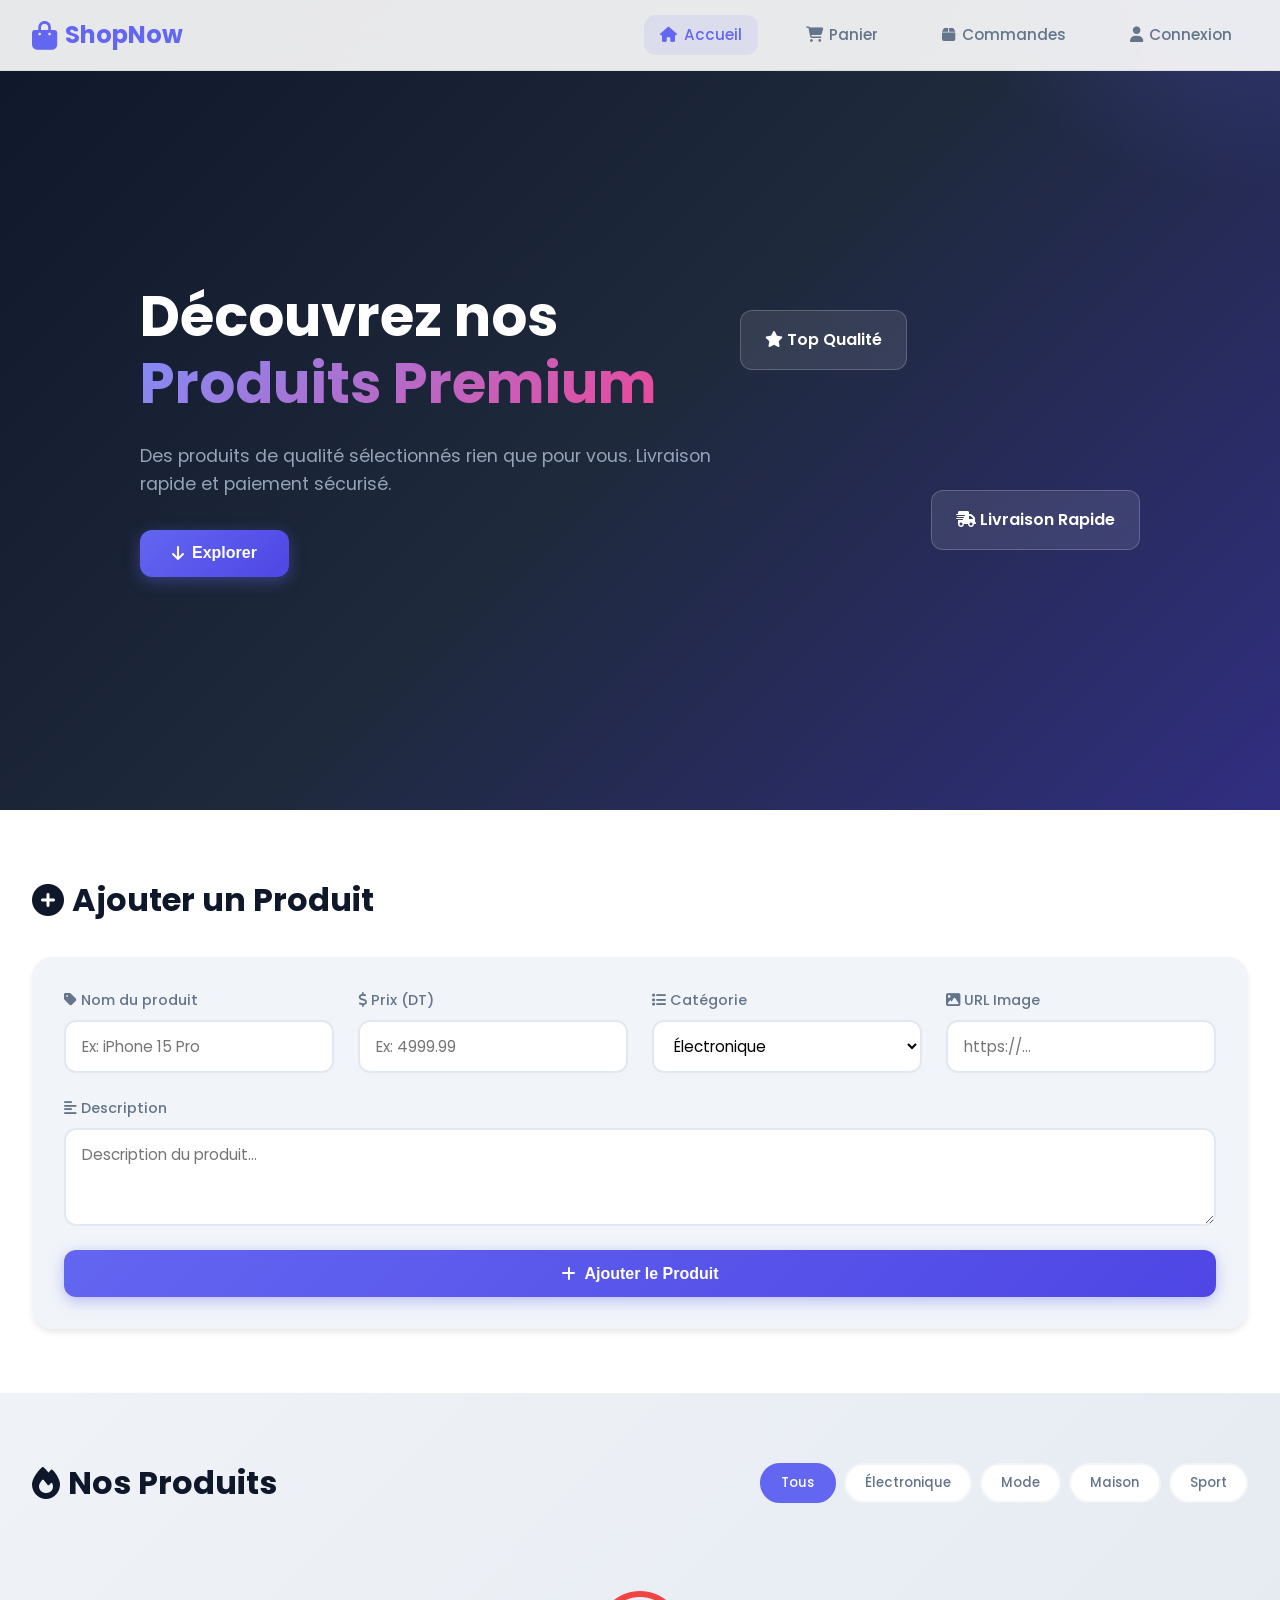
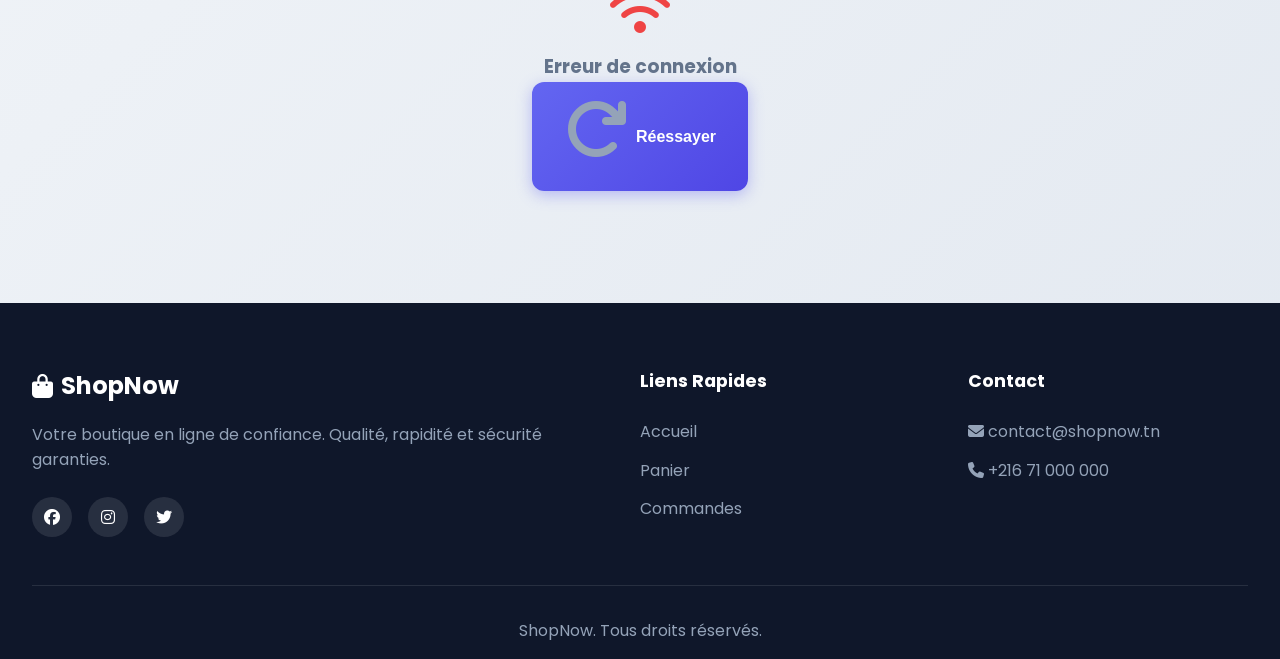
<file: index.html>
<!DOCTYPE html>
<html lang="fr">
<head>
    <meta charset="UTF-8">
    <meta name="viewport" content="width=device-width, initial-scale=1.0">
    <title>ShopNow - Boutique en Ligne</title>

    <!-- CSS (updated path) -->
    <link rel="stylesheet" href="css/style.css">

    <link href="https://fonts.googleapis.com/css2?family=Poppins:wght@300;400;500;600;700&display=swap" rel="stylesheet">
    <link rel="stylesheet" href="https://cdnjs.cloudflare.com/ajax/libs/font-awesome/6.4.0/css/all.min.css">
</head>

<body>
    <!-- Navbar -->
    <nav class="navbar">
        <div class="nav-container">
            <a href="index.html" class="logo">
                <i class="fas fa-shopping-bag"></i> ShopNow
            </a>
            <div class="nav-links">
                <a href="index.html" class="active"><i class="fas fa-home"></i> Accueil</a>
                <a href="cart.html"><i class="fas fa-shopping-cart"></i> Panier <span id="cart-count" class="badge">0</span></a>
                <a href="orders.html"><i class="fas fa-box"></i> Commandes</a>
                <a href="#" id="auth-link" onclick="toggleAuthModal()"><i class="fas fa-user"></i> <span id="auth-text">Connexion</span></a>
            </div>
            <button class="mobile-menu-btn" onclick="toggleMobileMenu()">
                <i class="fas fa-bars"></i>
            </button>
        </div>
    </nav>

    <!-- Hero Section -->
    <section class="hero">
        <div class="hero-content">
            <h1>Découvrez nos <span class="gradient-text">Produits Premium</span></h1>
            <p>Des produits de qualité sélectionnés rien que pour vous. Livraison rapide et paiement sécurisé.</p>
            <button class="btn-primary" onclick="scrollToProducts()">
                <i class="fas fa-arrow-down"></i> Explorer
            </button>
        </div>
        <div class="hero-image">
            <div class="floating-card card-1">
                <i class="fas fa-star"></i> Top Qualité
            </div>
            <div class="floating-card card-2">
                <i class="fas fa-shipping-fast"></i> Livraison Rapide
            </div>
        </div>
    </section>

    <!-- Add Product Section -->
    <section class="add-product-section" id="add-product">
        <div class="container">
            <h2><i class="fas fa-plus-circle"></i> Ajouter un Produit</h2>
            <div class="form-card">
                <div class="form-grid">
                    <div class="input-group">
                        <label><i class="fas fa-tag"></i> Nom du produit</label>
                        <input type="text" id="nom" placeholder="Ex: iPhone 15 Pro">
                    </div>
                    <div class="input-group">
                        <label><i class="fas fa-dollar-sign"></i> Prix (DT)</label>
                        <input type="number" id="prix" placeholder="Ex: 4999.99" step="0.01">
                    </div>
                    <div class="input-group">
                        <label><i class="fas fa-list"></i> Catégorie</label>
                        <select id="category">
                            <option value="Électronique">Électronique</option>
                            <option value="Mode">Mode</option>
                            <option value="Maison">Maison</option>
                            <option value="Sport">Sport</option>
                            <option value="Autre">Autre</option>
                        </select>
                    </div>
                    <div class="input-group">
                        <label><i class="fas fa-image"></i> URL Image</label>
                        <input type="text" id="image" placeholder="https://...">
                    </div>
                    <div class="input-group full-width">
                        <label><i class="fas fa-align-left"></i> Description</label>
                        <textarea id="description" placeholder="Description du produit..." rows="3"></textarea>
                    </div>
                </div>
                <button type="button" class="btn-primary btn-full" onclick="addProduct()">
                    <i class="fas fa-plus"></i> Ajouter le Produit
                </button>
            </div>
        </div>
    </section>

    <!-- Products Section -->
    <section class="products-section" id="products-section">
        <div class="container">
            <div class="section-header">
                <h2><i class="fas fa-fire"></i> Nos Produits</h2>
                <div class="filter-tabs">
                    <button class="filter-btn active" onclick="filterProducts('all')">Tous</button>
                    <button class="filter-btn" onclick="filterProducts('Électronique')">Électronique</button>
                    <button class="filter-btn" onclick="filterProducts('Mode')">Mode</button>
                    <button class="filter-btn" onclick="filterProducts('Maison')">Maison</button>
                    <button class="filter-btn" onclick="filterProducts('Sport')">Sport</button>
                </div>
            </div>
            <div id="products" class="products-grid">
                <div class="loading">
                    <div class="spinner"></div>
                    <p>Chargement des produits...</p>
                </div>
            </div>
        </div>
    </section>

    <!-- Footer -->
    <footer class="footer">
        <div class="container">
            <div class="footer-grid">
                <div class="footer-brand">
                    <h3><i class="fas fa-shopping-bag"></i> ShopNow</h3>
                    <p>Votre boutique en ligne de confiance. Qualité, rapidité et sécurité garanties.</p>
                    <div class="social-links">
                        <a href="#"><i class="fab fa-facebook"></i></a>
                        <a href="#"><i class="fab fa-instagram"></i></a>
                        <a href="#"><i class="fab fa-twitter"></i></a>
                    </div>
                </div>
                <div class="footer-links">
                    <h4>Liens Rapides</h4>
                    <a href="index.html">Accueil</a>
                    <a href="cart.html">Panier</a>
                    <a href="orders.html">Commandes</a>
                </div>
                <div class="footer-links">
                    <h4>Contact</h4>
                    <p><i class="fas fa-envelope"></i> contact@shopnow.tn</p>
                    <p><i class="fas fa-phone"></i> +216 71 000 000</p>
                </div>
            </div>
            <div class="footer-bottom">
                <p>ShopNow. Tous droits réservés.</p>
            </div>
        </div>
    </footer>

    <!-- Auth Modal -->
    <div id="auth-modal" class="modal">
        <div class="modal-content">
            <span class="close-btn" onclick="closeAuthModal()">&times;</span>
            <div class="auth-tabs">
                <button class="auth-tab active" onclick="switchAuthTab('login')">Connexion</button>
                <button class="auth-tab" onclick="switchAuthTab('register')">Inscription</button>
            </div>
            <div id="login-form">
                <h3>Connexion</h3>
                <input type="email" id="login-email" placeholder="Email">
                <input type="password" id="login-password" placeholder="Mot de passe">
                <button class="btn-primary btn-full" onclick="login()">
                    <i class="fas fa-sign-in-alt"></i> Se connecter
                </button>
            </div>
            <div id="register-form" style="display:none;">
                <h3>Inscription</h3>
                <input type="text" id="reg-nom" placeholder="Nom complet">
                <input type="email" id="reg-email" placeholder="Email">
                <input type="password" id="reg-password" placeholder="Mot de passe">
                <button class="btn-primary btn-full" onclick="register()">
                    <i class="fas fa-user-plus"></i> S'inscrire
                </button>
            </div>
        </div>
    </div>

    <!-- Toast Notification -->
    <div id="toast" class="toast">
        <i class="fas fa-check-circle"></i>
        <span id="toast-message">Message</span>
    </div>

    <!-- JS (updated path) -->
    <script src="js/script.js"></script>

</body>
</html>
</file>
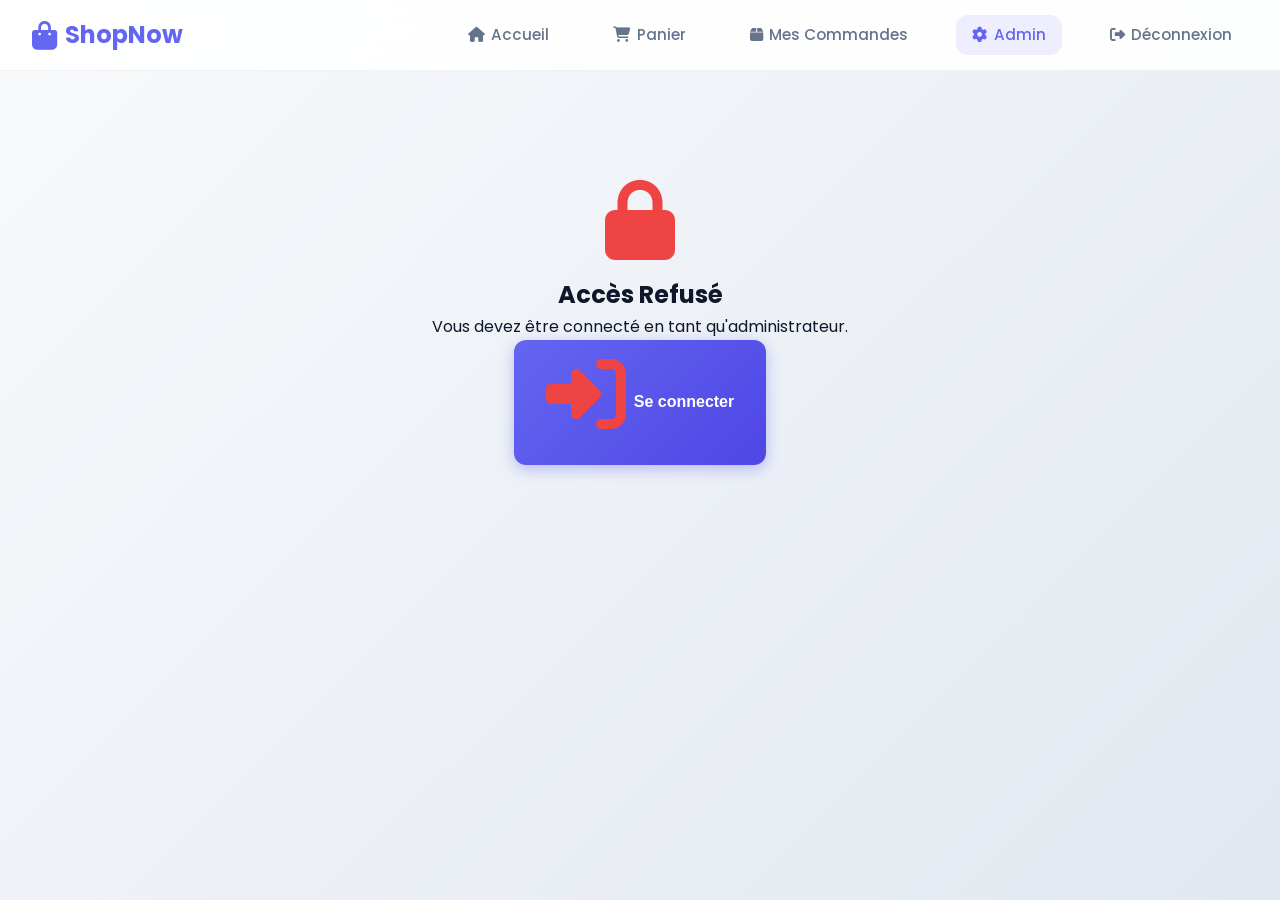
<file: admin.html>
<!DOCTYPE html>
<html lang="fr">
<head>
    <meta charset="UTF-8">
    <meta name="viewport" content="width=device-width, initial-scale=1.0">
    <title>Admin - Gestion des Commandes</title>
    <link rel="stylesheet" href="style.css">
    <link href="https://fonts.googleapis.com/css2?family=Poppins:wght@300;400;500;600;700&display=swap" rel="stylesheet">
    <link rel="stylesheet" href="https://cdnjs.cloudflare.com/ajax/libs/font-awesome/6.4.0/css/all.min.css">
    <style>
        .admin-section { padding: 100px 0 4rem; min-height: 80vh; }
        .admin-section h1 { font-size: 2rem; margin-bottom: 2rem; display: flex; align-items: center; gap: 0.5rem; }
        .stats-grid { display: grid; grid-template-columns: repeat(auto-fit, minmax(200px, 1fr)); gap: 1.5rem; margin-bottom: 2rem; }
        .stat-card { background: white; border-radius: var(--radius-lg); padding: 1.5rem; box-shadow: var(--shadow); text-align: center; }
        .stat-card i { font-size: 2rem; color: var(--primary); margin-bottom: 0.5rem; }
        .stat-card h3 { font-size: 2rem; color: var(--dark); }
        .stat-card p { color: var(--gray); }
        .orders-table { width: 100%; background: white; border-radius: var(--radius-lg); overflow: hidden; box-shadow: var(--shadow); }
        .orders-table table { width: 100%; border-collapse: collapse; }
        .orders-table th { background: var(--dark); color: white; padding: 1rem; text-align: left; font-weight: 600; }
        .orders-table td { padding: 1rem; border-bottom: 1px solid var(--light); }
        .orders-table tr:hover { background: var(--light); }
        .status-select { padding: 0.5rem; border-radius: var(--radius); border: 2px solid var(--light); font-family: 'Poppins'; cursor: pointer; }
        .status-select:focus { outline: none; border-color: var(--primary); }
        .btn-update { background: var(--primary); color: white; border: none; padding: 0.5rem 1rem; border-radius: var(--radius); cursor: pointer; font-family: 'Poppins'; }
        .btn-update:hover { background: var(--primary-dark); }
        .no-access { text-align: center; padding: 5rem; }
        .no-access i { font-size: 5rem; color: var(--danger); margin-bottom: 1rem; }
    </style>
</head>
<body>
    <nav class="navbar">
        <div class="nav-container">
            <a href="index.html" class="logo"><i class="fas fa-shopping-bag"></i> ShopNow</a>
            <div class="nav-links">
                <a href="index.html"><i class="fas fa-home"></i> Accueil</a>
                <a href="cart.html"><i class="fas fa-shopping-cart"></i> Panier</a>
                <a href="orders.html"><i class="fas fa-box"></i> Mes Commandes</a>
                <a href="admin.html" class="active"><i class="fas fa-cog"></i> Admin</a>
                <a href="#" onclick="logout()"><i class="fas fa-sign-out-alt"></i> Déconnexion</a>
            </div>
        </div>
    </nav>

    <section class="admin-section">
        <div class="container">
            <h1><i class="fas fa-cogs"></i> Panel Admin - Gestion des Commandes</h1>
            
            <div class="stats-grid" id="stats">
                <div class="stat-card">
                    <i class="fas fa-shopping-bag"></i>
                    <h3 id="total-orders">0</h3>
                    <p>Total Commandes</p>
                </div>
                <div class="stat-card">
                    <i class="fas fa-clock" style="color: var(--warning);"></i>
                    <h3 id="pending-orders">0</h3>
                    <p>En Attente</p>
                </div>
                <div class="stat-card">
                    <i class="fas fa-check-circle" style="color: var(--success);"></i>
                    <h3 id="confirmed-orders">0</h3>
                    <p>Confirmées</p>
                </div>
                <div class="stat-card">
                    <i class="fas fa-truck" style="color: var(--primary);"></i>
                    <h3 id="delivered-orders">0</h3>
                    <p>Livrées</p>
                </div>
            </div>

            <div id="admin-content">
                <div class="loading">
                    <div class="spinner"></div>
                    <p>Chargement des commandes...</p>
                </div>
            </div>
        </div>
    </section>

    <div id="toast" class="toast">
        <i class="fas fa-check-circle"></i>
        <span id="toast-message">Message</span>
    </div>

    <script>
        const user = JSON.parse(localStorage.getItem('shopnow_user') || '{}');
        if (!user.id || user.role !== 'admin') {
            document.querySelector('.admin-section .container').innerHTML = `
                <div class="no-access">
                    <i class="fas fa-lock"></i>
                    <h2>Accès Refusé</h2>
                    <p>Vous devez être connecté en tant qu'administrateur.</p>
                    <button class="btn-primary" onclick="window.location.href='login.html'">
                        <i class="fas fa-sign-in-alt"></i> Se connecter
                    </button>
                </div>
            `;
        } else {
            loadAllOrders();
        }

        function loadAllOrders() {
            fetch('api/get_all_orders.php')
                .then(res => res.json())
                .then(data => {
                    if (!data.success) {
                        showToast(data.message, 'error');
                        return;
                    }
                    updateStats(data.orders);
                    renderOrders(data.orders);
                })
                .catch(err => {
                    showToast('Erreur de chargement', 'error');
                    console.error(err);
                });
        }

        function updateStats(orders) {
            document.getElementById('total-orders').textContent = orders.length;
            document.getElementById('pending-orders').textContent = orders.filter(o => o.status === 'en_attente').length;
            document.getElementById('confirmed-orders').textContent = orders.filter(o => o.status === 'confirme').length;
            document.getElementById('delivered-orders').textContent = orders.filter(o => o.status === 'livre').length;
        }

        function renderOrders(orders) {
            const container = document.getElementById('admin-content');
            if (orders.length === 0) {
                container.innerHTML = `
                    <div class="empty-cart">
                        <i class="fas fa-box-open"></i>
                        <h3>Aucune commande</h3>
                    </div>
                `;
                return;
            }

            container.innerHTML = `
                <div class="orders-table">
                    <table>
                        <thead>
                            <tr>
                                <th>#ID</th>
                                <th>Client</th>
                                <th>Date</th>
                                <th>Total</th>
                                <th>Statut</th>
                                <th>Action</th>
                            </tr>
                        </thead>
                        <tbody>
                            ${orders.map(order => `
                                <tr>
                                    <td><b>#${order.id}</b></td>
                                    <td>${order.client_nom || 'Client #' + order.user_id}</td>
                                    <td>${formatDate(order.created_at)}</td>
                                    <td><b style="color: var(--primary);">${parseFloat(order.total).toFixed(2)} DT</b></td>
                                    <td>
                                        <select class="status-select" id="status-${order.id}">
                                            <option value="en_attente" ${order.status === 'en_attente' ? 'selected' : ''}>⏳ En attente</option>
                                            <option value="confirme" ${order.status === 'confirme' ? 'selected' : ''}>✅ Confirmé</option>
                                            <option value="livre" ${order.status === 'livre' ? 'selected' : ''}>📦 Livré</option>
                                            <option value="annule" ${order.status === 'annule' ? 'selected' : ''}>❌ Annulé</option>
                                        </select>
                                    </td>
                                    <td>
                                        <button class="btn-update" onclick="updateStatus(${order.id})">
                                            <i class="fas fa-save"></i> Mettre à jour
                                        </button>
                                    </td>
                                </tr>
                            `).join('')}
                        </tbody>
                    </table>
                </div>
            `;
        }

        function updateStatus(orderId) {
            const newStatus = document.getElementById(`status-${orderId}`).value;
            
            fetch('api/update_order_status.php', {
                method: 'POST',
                headers: { 'Content-Type': 'application/json' },
                body: JSON.stringify({ order_id: orderId, status: newStatus })
            })
            .then(res => res.json())
            .then(data => {
                if (data.success) {
                    showToast(`Commande #${orderId} mise à jour !`);
                    loadAllOrders();
                } else {
                    showToast(data.message, 'error');
                }
            });
        }

        function logout() {
            fetch('api/logout.php')
                .then(() => {
                    localStorage.removeItem('shopnow_user');
                    window.location.href = 'index.html';
                });
        }

        function formatDate(dateString) {
            if (!dateString) return '-';
            return new Date(dateString).toLocaleDateString('fr-FR', {
                day: '2-digit', month: '2-digit', year: 'numeric', hour: '2-digit', minute: '2-digit'
            });
        }

        function showToast(message, type = 'success') {
            const toast = document.getElementById('toast');
            const toastMessage = document.getElementById('toast-message');
            const icon = toast.querySelector('i');
            
            icon.className = type === 'error' ? 'fas fa-times-circle' : 'fas fa-check-circle';
            icon.style.color = type === 'error' ? 'var(--danger)' : 'var(--success)';
            toastMessage.textContent = message;
            toast.classList.add('show');
            
            if (toast.timeoutId) clearTimeout(toast.timeoutId);
            toast.timeoutId = setTimeout(() => toast.classList.remove('show'), 3000);
        }
    </script>
</body>
</html>
</file>
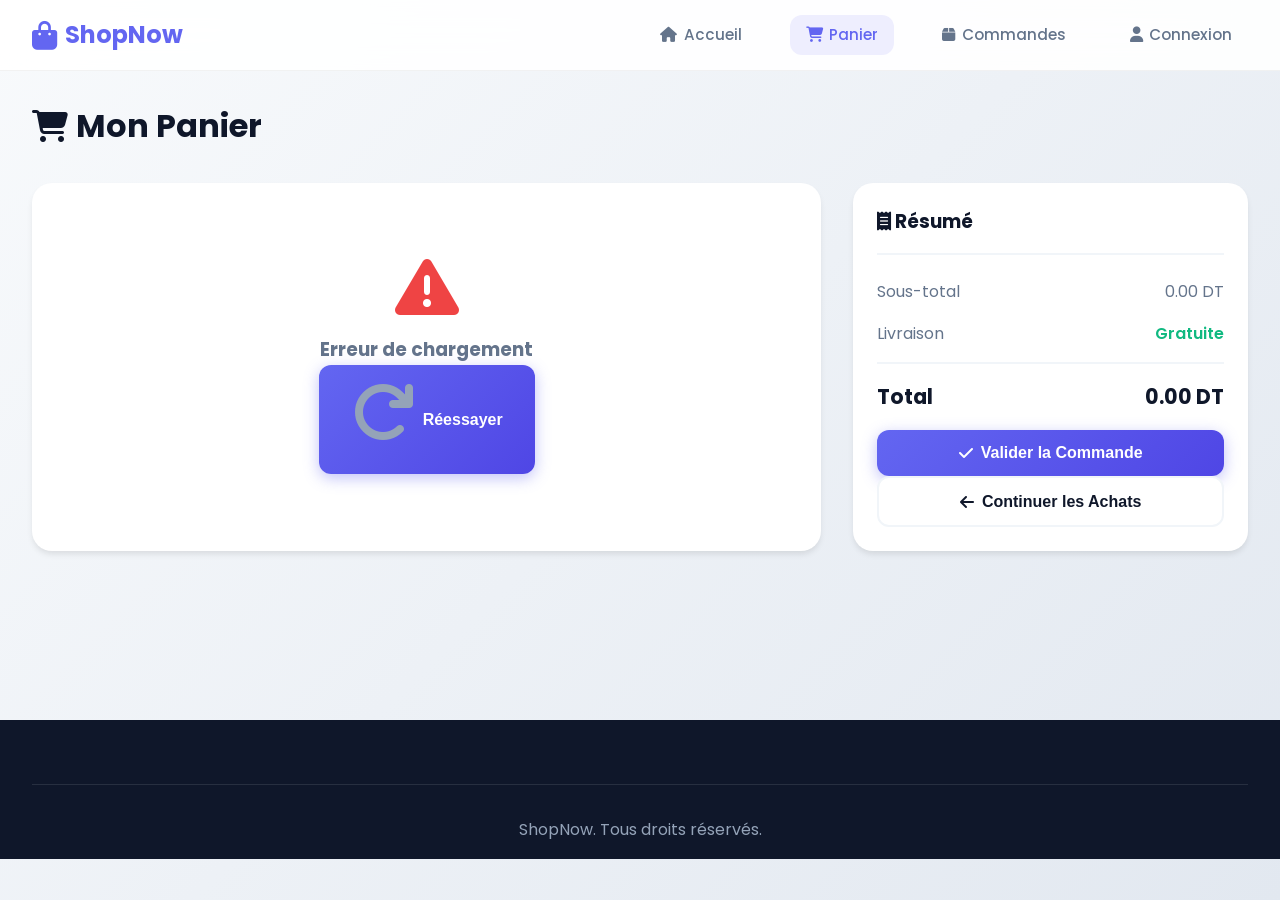
<file: cart.html>
<!DOCTYPE html>
<html lang="fr">
<head>
    <meta charset="UTF-8">
    <meta name="viewport" content="width=device-width, initial-scale=1.0">
    <title>Mon Panier - ShopNow</title>
    <link rel="stylesheet" href="style.css">
    <link href="https://fonts.googleapis.com/css2?family=Poppins:wght@300;400;500;600;700&display=swap" rel="stylesheet">
    <link rel="stylesheet" href="https://cdnjs.cloudflare.com/ajax/libs/font-awesome/6.4.0/css/all.min.css">
</head>
<body>
    <nav class="navbar">
        <div class="nav-container">
            <a href="index.html" class="logo">
                <i class="fas fa-shopping-bag"></i> ShopNow
            </a>
            <div class="nav-links">
                <a href="index.html"><i class="fas fa-home"></i> Accueil</a>
                <a href="cart.html" class="active"><i class="fas fa-shopping-cart"></i> Panier <span id="cart-count" class="badge">0</span></a>
                <a href="orders.html"><i class="fas fa-box"></i> Commandes</a>
                <a href="#" id="auth-link" onclick="toggleAuthModal()"><i class="fas fa-user"></i> <span id="auth-text">Connexion</span></a>
            </div>
            <button class="mobile-menu-btn" onclick="toggleMobileMenu()">
                <i class="fas fa-bars"></i>
            </button>
        </div>
    </nav>

    <section class="cart-section">
        <div class="container">
            <h1><i class="fas fa-shopping-cart"></i> Mon Panier</h1>
            
            <div class="cart-layout">
                <div class="cart-items" id="cart-items">
                    <div class="loading">
                        <div class="spinner"></div>
                        <p>Chargement du panier...</p>
                    </div>
                </div>
                
                <div class="cart-summary">
                    <h3><i class="fas fa-receipt"></i> Résumé</h3>
                    <div class="summary-row">
                        <span>Sous-total</span>
                        <span id="subtotal">0.00 DT</span>
                    </div>
                    <div class="summary-row">
                        <span>Livraison</span>
                        <span class="free">Gratuite</span>
                    </div>
                    <div class="summary-row total">
                        <span>Total</span>
                        <span id="cart-total">0.00 DT</span>
                    </div>
                    <button class="btn-primary btn-full" onclick="validerCommande()">
                        <i class="fas fa-check"></i> Valider la Commande
                    </button>
                    <button class="btn-secondary btn-full" onclick="window.location.href='index.html'">
                        <i class="fas fa-arrow-left"></i> Continuer les Achats
                    </button>
                </div>
            </div>
        </div>
    </section>

    <footer class="footer">
        <div class="container">
            <div class="footer-bottom">
                <p> ShopNow. Tous droits réservés.</p>
            </div>
        </div>
    </footer>

    <!-- Auth Modal -->
    <div id="auth-modal" class="modal">
        <div class="modal-content">
            <span class="close-btn" onclick="closeAuthModal()">&times;</span>
            <div class="auth-tabs">
                <button class="auth-tab active" onclick="switchAuthTab('login')">Connexion</button>
                <button class="auth-tab" onclick="switchAuthTab('register')">Inscription</button>
            </div>
            <div id="login-form">
                <h3>Connexion</h3>
                <input type="email" id="login-email" placeholder="Email">
                <input type="password" id="login-password" placeholder="Mot de passe">
                <button class="btn-primary btn-full" onclick="login()">
                    <i class="fas fa-sign-in-alt"></i> Se connecter
                </button>
            </div>
            <div id="register-form" style="display:none;">
                <h3>Inscription</h3>
                <input type="text" id="reg-nom" placeholder="Nom complet">
                <input type="email" id="reg-email" placeholder="Email">
                <input type="password" id="reg-password" placeholder="Mot de passe">
                <button class="btn-primary btn-full" onclick="register()">
                    <i class="fas fa-user-plus"></i> S'inscrire
                </button>
            </div>
        </div>
    </div>

    <div id="toast" class="toast">
        <i class="fas fa-check-circle"></i>
        <span id="toast-message">Message</span>
    </div>

    <script src="script.js"></script>
</body>
</html>
</file>
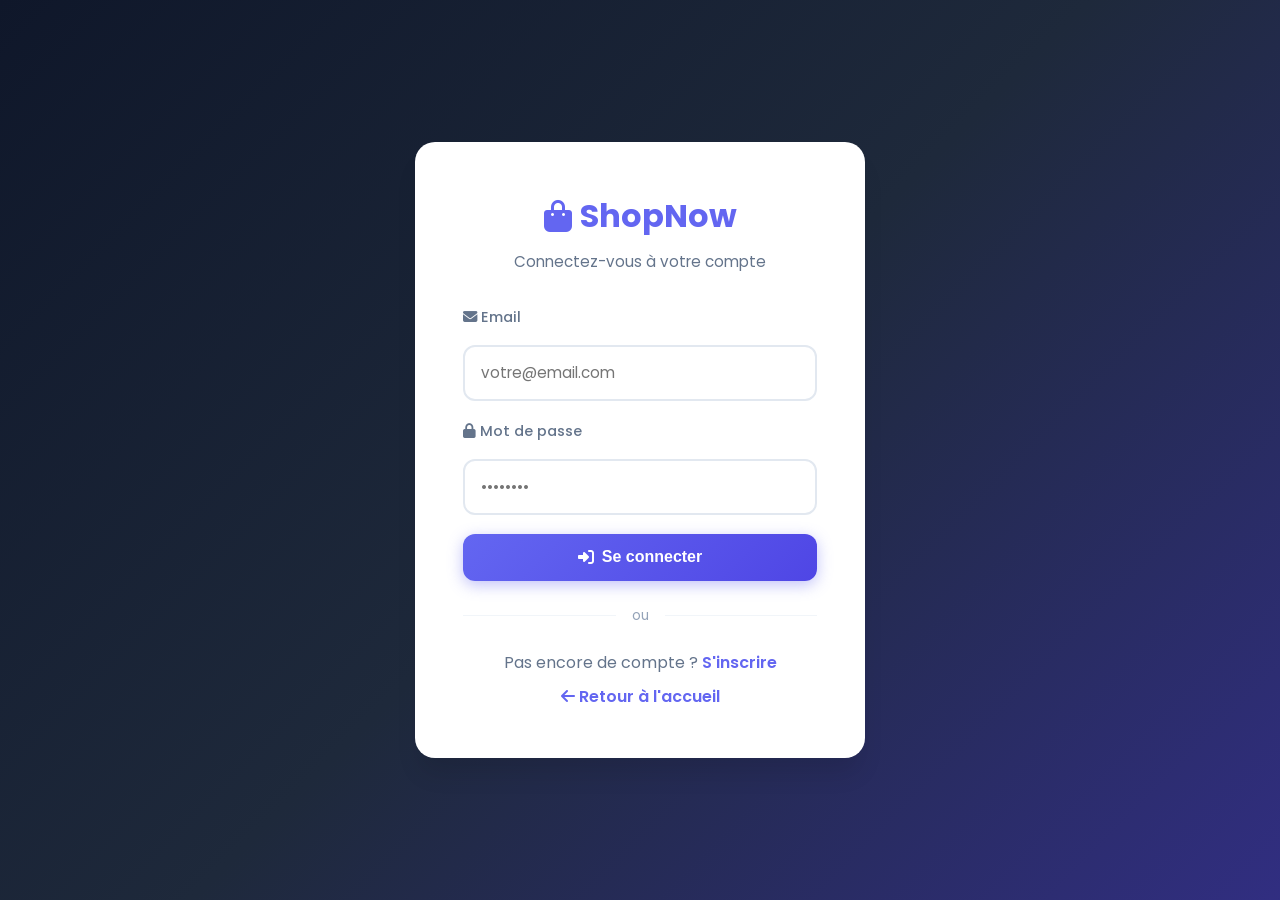
<file: login.html>
<!DOCTYPE html>
<html lang="fr">
<head>
    <meta charset="UTF-8">
    <meta name="viewport" content="width=device-width, initial-scale=1.0">
    <title>Connexion - ShopNow</title>
    <link rel="stylesheet" href="style.css">
    <link href="https://fonts.googleapis.com/css2?family=Poppins:wght@300;400;500;600;700&display=swap" rel="stylesheet">
    <link rel="stylesheet" href="https://cdnjs.cloudflare.com/ajax/libs/font-awesome/6.4.0/css/all.min.css">
    <style>
        .auth-page {
            min-height: 100vh;
            display: flex;
            align-items: center;
            justify-content: center;
            background: linear-gradient(135deg, var(--dark) 0%, var(--dark-light) 50%, #312e81 100%);
            padding: 2rem;
        }
        .auth-container {
            background: white;
            border-radius: var(--radius-lg);
            padding: 3rem;
            width: 100%;
            max-width: 450px;
            box-shadow: var(--shadow-xl);
            animation: slideUp 0.5s ease;
        }
        .auth-logo {
            text-align: center;
            margin-bottom: 2rem;
        }
        .auth-logo a {
            font-size: 2rem;
            font-weight: 700;
            color: var(--primary);
            text-decoration: none;
            display: inline-flex;
            align-items: center;
            gap: 0.5rem;
        }
        .auth-logo p {
            color: var(--gray);
            margin-top: 0.5rem;
            font-size: 0.95rem;
        }
        .auth-form h2 {
            text-align: center;
            margin-bottom: 1.5rem;
            color: var(--dark);
        }
        .input-group {
            margin-bottom: 1.2rem;
        }
        .input-group label {
            display: block;
            margin-bottom: 0.5rem;
            font-weight: 500;
            color: var(--gray);
            font-size: 0.9rem;
        }
        .input-group input {
            width: 100%;
            padding: 0.9rem 1rem;
            border: 2px solid #e2e8f0;
            border-radius: var(--radius);
            font-family: 'Poppins', sans-serif;
            font-size: 0.95rem;
            transition: var(--transition);
        }
        .input-group input:focus {
            outline: none;
            border-color: var(--primary);
            box-shadow: 0 0 0 3px rgba(99, 102, 241, 0.1);
        }
        .auth-footer {
            text-align: center;
            margin-top: 1.5rem;
            color: var(--gray);
        }
        .auth-footer a {
            color: var(--primary);
            text-decoration: none;
            font-weight: 600;
        }
        .auth-footer a:hover {
            text-decoration: underline;
        }
        .divider {
            display: flex;
            align-items: center;
            margin: 1.5rem 0;
            color: var(--gray-light);
        }
        .divider::before, .divider::after {
            content: '';
            flex: 1;
            height: 1px;
            background: var(--light);
        }
        .divider span {
            padding: 0 1rem;
            font-size: 0.85rem;
        }
    </style>
</head>
<body>
    <div class="auth-page">
        <div class="auth-container">
            <div class="auth-logo">
                <a href="index.html"><i class="fas fa-shopping-bag"></i> ShopNow</a>
                <p>Connectez-vous à votre compte</p>
            </div>
            
            <form class="auth-form" onsubmit="event.preventDefault(); doLogin();">
                <div class="input-group">
                    <label><i class="fas fa-envelope"></i> Email</label>
                    <input type="email" id="email" placeholder="votre@email.com" required>
                </div>
                
                <div class="input-group">
                    <label><i class="fas fa-lock"></i> Mot de passe</label>
                    <input type="password" id="password" placeholder="••••••••" required>
                </div>
                
                <button type="submit" class="btn-primary btn-full" id="login-btn">
                    <i class="fas fa-sign-in-alt"></i> Se connecter
                </button>
            </form>
            
            <div class="divider"><span>ou</span></div>
            
            <div class="auth-footer">
                <p>Pas encore de compte ? <a href="register.html">S'inscrire</a></p>
                <p style="margin-top: 0.5rem;"><a href="index.html"><i class="fas fa-arrow-left"></i> Retour à l'accueil</a></p>
            </div>
        </div>
    </div>
    
    <div id="toast" class="toast">
        <i class="fas fa-check-circle"></i>
        <span id="toast-message">Message</span>
    </div>

    <script>
        function doLogin() {
            const email = document.getElementById('email').value;
            const password = document.getElementById('password').value;
            const btn = document.getElementById('login-btn');
            
            btn.innerHTML = '<i class="fas fa-spinner fa-spin"></i> Connexion...';
            btn.disabled = true;
            
            fetch('api/login.php', {
                method: 'POST',
                headers: { 'Content-Type': 'application/json' },
                body: JSON.stringify({ email, password })
            })
            .then(res => res.json())
            .then(data => {
                btn.innerHTML = '<i class="fas fa-sign-in-alt"></i> Se connecter';
                btn.disabled = false;
                
                if (data.success) {
                    localStorage.setItem('shopnow_user', JSON.stringify(data.user));
                    showToast('Connexion réussie ! Redirection...');
                    setTimeout(() => window.location.href = 'index.html', 1000);
                } else {
                    showToast(data.message, 'error');
                }
            })
            .catch(err => {
                btn.innerHTML = '<i class="fas fa-sign-in-alt"></i> Se connecter';
                btn.disabled = false;
                showToast('Erreur de connexion au serveur', 'error');
            });
        }
        
        function showToast(message, type = 'success') {
            const toast = document.getElementById('toast');
            const toastMessage = document.getElementById('toast-message');
            const icon = toast.querySelector('i');
            
            icon.className = type === 'error' ? 'fas fa-times-circle' : 'fas fa-check-circle';
            icon.style.color = type === 'error' ? 'var(--danger)' : 'var(--success)';
            toastMessage.textContent = message;
            toast.classList.add('show');
            
            if (toast.timeoutId) clearTimeout(toast.timeoutId);
            toast.timeoutId = setTimeout(() => toast.classList.remove('show'), 3000);
        }
    </script>
</body>
</html>
</file>
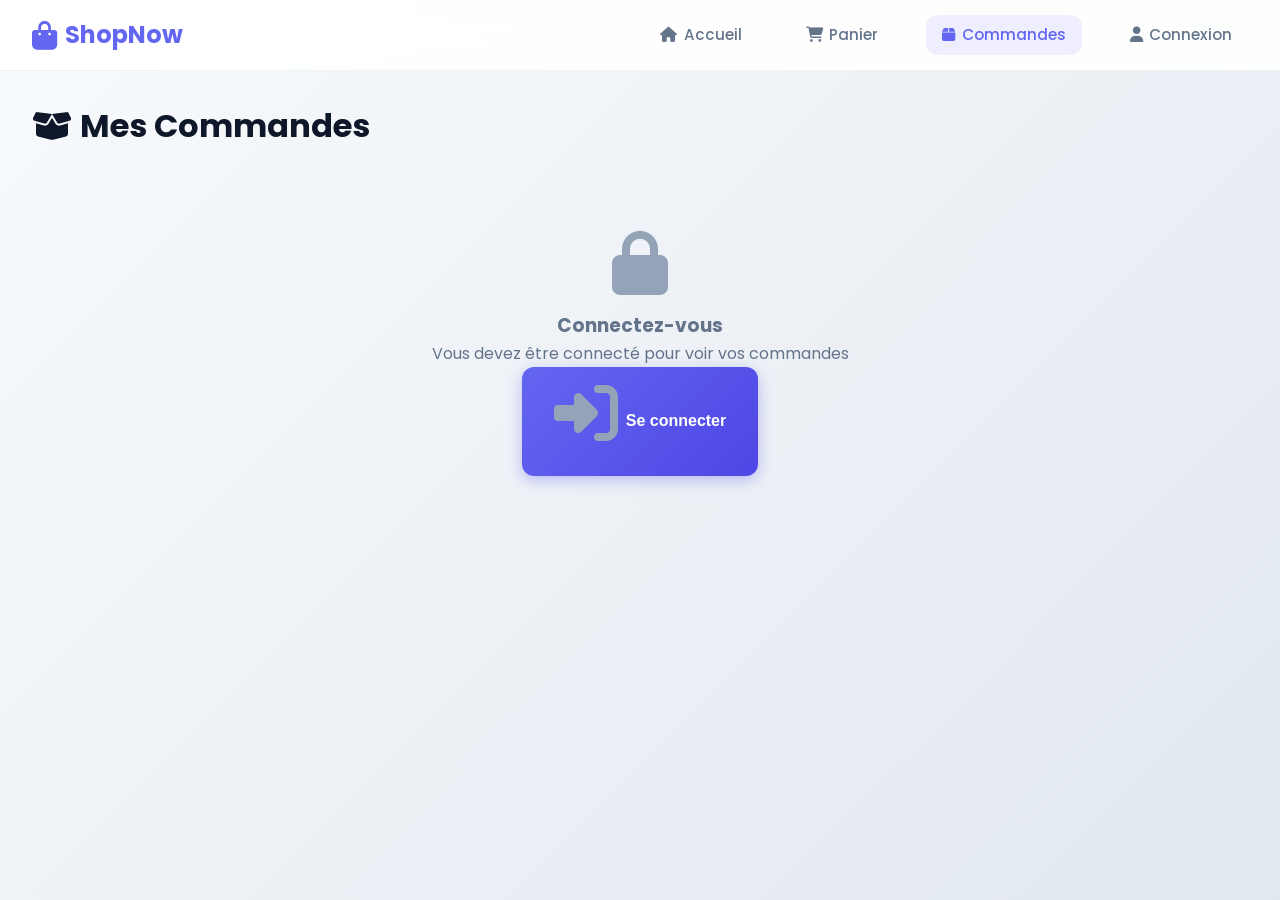
<file: orders.html>
<!DOCTYPE html>
<html lang="fr">
<head>
    <meta charset="UTF-8">
    <meta name="viewport" content="width=device-width, initial-scale=1.0">
    <title>Mes Commandes - ShopNow</title>
    <link rel="stylesheet" href="style.css">
    <link href="https://fonts.googleapis.com/css2?family=Poppins:wght@300;400;500;600;700&display=swap" rel="stylesheet">
    <link rel="stylesheet" href="https://cdnjs.cloudflare.com/ajax/libs/font-awesome/6.4.0/css/all.min.css">
    <style>
        .orders-section { padding: 100px 0 4rem; min-height: 80vh; }
        .orders-section h1 { font-size: 2rem; margin-bottom: 2rem; display: flex; align-items: center; gap: 0.5rem; }
        .order-card {
            background: white;
            border-radius: var(--radius-lg);
            padding: 1.5rem;
            margin-bottom: 1.5rem;
            box-shadow: var(--shadow);
            transition: var(--transition);
            border-left: 4px solid var(--primary);
        }
        .order-card:hover { box-shadow: var(--shadow-lg); }
        .order-header {
            display: flex;
            justify-content: space-between;
            align-items: center;
            margin-bottom: 1rem;
            padding-bottom: 1rem;
            border-bottom: 1px solid var(--light);
        }
        .order-id { font-weight: 700; color: var(--primary); font-size: 1.1rem; }
        .order-status {
            padding: 0.4rem 1rem;
            border-radius: 20px;
            font-size: 0.85rem;
            font-weight: 600;
        }
        .status-en_attente { background: #fef3c7; color: #92400e; }
        .status-confirme { background: #d1fae5; color: #065f46; }
        .status-livre { background: #dbeafe; color: #1e40af; }
        .status-annule { background: #fee2e2; color: #991b1b; }
        .order-details { display: flex; justify-content: space-between; align-items: center; }
        .order-total { font-size: 1.3rem; font-weight: 700; color: var(--dark); }
        .order-date { color: var(--gray); font-size: 0.9rem; }
    </style>
</head>
<body>
    <nav class="navbar">
        <div class="nav-container">
            <a href="index.html" class="logo"><i class="fas fa-shopping-bag"></i> ShopNow</a>
            <div class="nav-links">
                <a href="index.html"><i class="fas fa-home"></i> Accueil</a>
                <a href="cart.html"><i class="fas fa-shopping-cart"></i> Panier</a>
                <a href="orders.html" class="active"><i class="fas fa-box"></i> Commandes</a>
                <a href="#" id="auth-link" onclick="toggleAuthModal()"><i class="fas fa-user"></i> <span id="auth-text">Connexion</span></a>
            </div>
        </div>
    </nav>

    <section class="orders-section">
        <div class="container">
            <h1><i class="fas fa-box-open"></i> Mes Commandes</h1>
            <div id="orders-list">
                <div class="loading">
                    <div class="spinner"></div>
                    <p>Chargement des commandes...</p>
                </div>
            </div>
        </div>
    </section>

    <div id="toast" class="toast">
        <i class="fas fa-check-circle"></i>
        <span id="toast-message">Message</span>
    </div>

    <script>
        // Vérifier si connecté
        const user = JSON.parse(localStorage.getItem('shopnow_user') || '{}');
        if (!user.id) {
            document.getElementById('orders-list').innerHTML = `
                <div class="empty-cart">
                    <i class="fas fa-lock"></i>
                    <h3>Connectez-vous</h3>
                    <p>Vous devez être connecté pour voir vos commandes</p>
                    <button class="btn-primary" onclick="window.location.href='login.html'">
                        <i class="fas fa-sign-in-alt"></i> Se connecter
                    </button>
                </div>
            `;
        } else {
            // Mettre à jour le header
            document.getElementById('auth-text').textContent = user.nom;
            document.getElementById('auth-link').onclick = logout;
            
            loadOrders();
        }

        function loadOrders() {
            const container = document.getElementById('orders-list');
            
            fetch('api/get_orders.php')
                .then(res => res.json())
                .then(data => {
                    if (!data.success || !data.orders || data.orders.length === 0) {
                        container.innerHTML = `
                            <div class="empty-cart">
                                <i class="fas fa-box-open"></i>
                                <h3>Aucune commande</h3>
                                <p>Vous n'avez pas encore passé de commande</p>
                                <button class="btn-primary" onclick="window.location.href='index.html'">
                                    <i class="fas fa-shopping-bag"></i> Découvrir les produits
                                </button>
                            </div>
                        `;
                        return;
                    }
                    
                    container.innerHTML = data.orders.map((order, index) => `
                        <div class="order-card" style="animation: slideIn 0.4s ease ${index * 0.1}s both;">
                            <div class="order-header">
                                <div>
                                    <span class="order-id">Commande #${order.id}</span>
                                    <p class="order-date">
                                        <i class="fas fa-calendar-alt"></i> ${formatDate(order.created_at)}
                                    </p>
                                </div>
                                <span class="order-status status-${order.status}">${getStatusLabel(order.status)}</span>
                            </div>
                            <div class="order-details">
                                <div>
                                    <span style="color: var(--gray);">
                                        <i class="fas fa-info-circle"></i> 
                                        ${getStatusDescription(order.status)}
                                    </span>
                                </div>
                                <span class="order-total">${parseFloat(order.total).toFixed(2)} DT</span>
                            </div>
                        </div>
                    `).join('');
                })
                .catch(err => {
                    container.innerHTML = `
                        <div class="empty-cart">
                            <i class="fas fa-exclamation-triangle" style="color: var(--danger);"></i>
                            <h3>Erreur de chargement</h3>
                            <button class="btn-primary" onclick="loadOrders()">
                                <i class="fas fa-redo"></i> Réessayer
                            </button>
                        </div>
                    `;
                });
        }

        function getStatusLabel(status) {
            const labels = {
                'en_attente': '⏳ En attente',
                'confirme': '✅ Confirmé',
                'livre': '📦 Livré',
                'annule': '❌ Annulé'
            };
            return labels[status] || status;
        }

        function getStatusDescription(status) {
            const desc = {
                'en_attente': 'Votre commande est en cours de traitement',
                'confirme': 'Votre commande a été confirmée par l\'admin',
                'livre': 'Votre commande a été livrée',
                'annule': 'Votre commande a été annulée'
            };
            return desc[status] || '';
        }

        function formatDate(dateString) {
            if (!dateString) return '-';
            return new Date(dateString).toLocaleDateString('fr-FR', {
                day: '2-digit', month: 'long', year: 'numeric', 
                hour: '2-digit', minute: '2-digit'
            });
        }

        function logout() {
            fetch('api/logout.php')
                .then(() => {
                    localStorage.removeItem('shopnow_user');
                    window.location.href = 'index.html';
                });
        }

        function toggleAuthModal() {
            window.location.href = 'login.html';
        }
    </script>
</body>
</html>
</file>
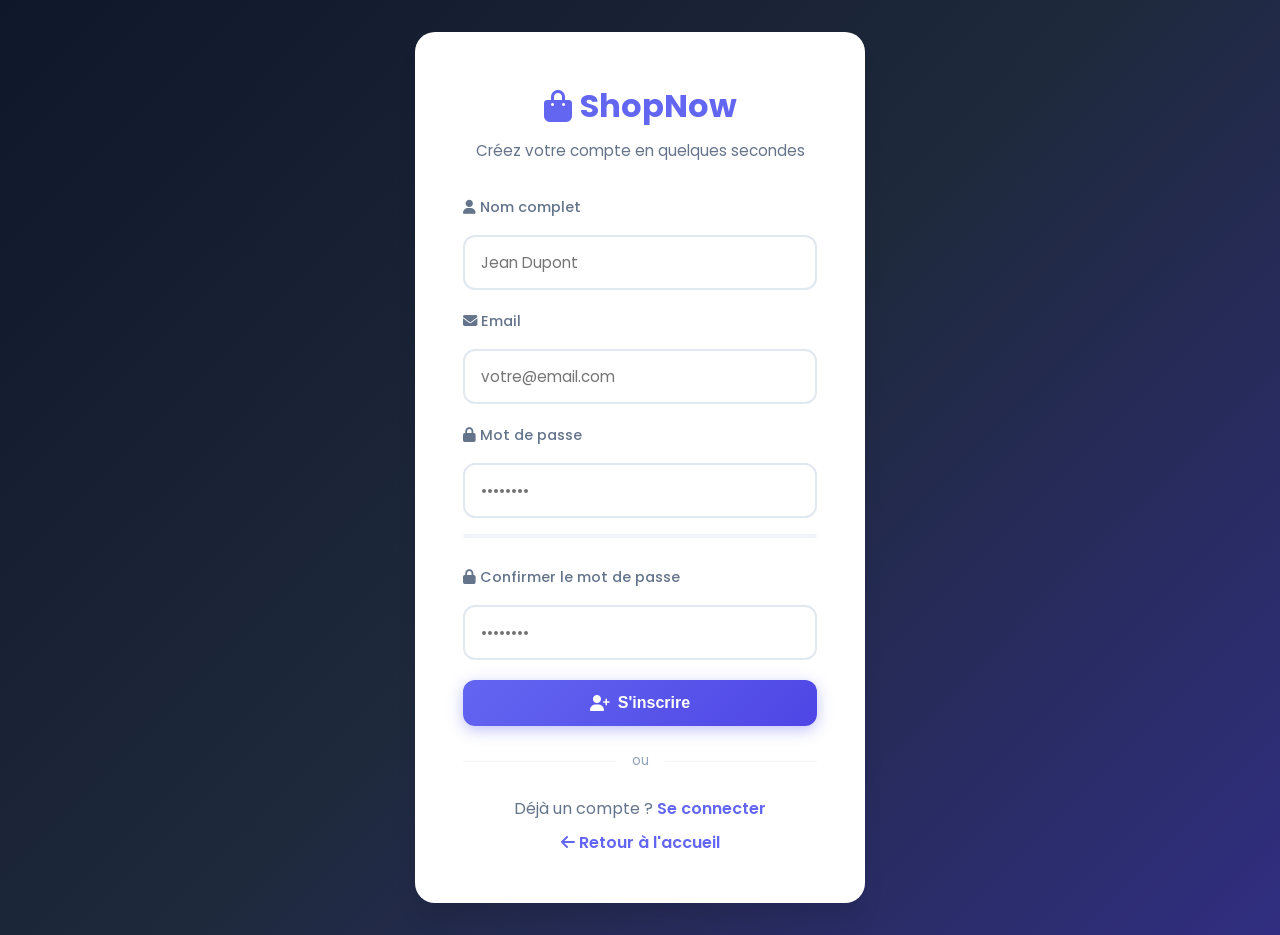
<file: registrer.html>
<!DOCTYPE html>
<html lang="fr">
<head>
    <meta charset="UTF-8">
    <meta name="viewport" content="width=device-width, initial-scale=1.0">
    <title>Inscription - ShopNow</title>
    <link rel="stylesheet" href="style.css">
    <link href="https://fonts.googleapis.com/css2?family=Poppins:wght@300;400;500;600;700&display=swap" rel="stylesheet">
    <link rel="stylesheet" href="https://cdnjs.cloudflare.com/ajax/libs/font-awesome/6.4.0/css/all.min.css">
    <style>
        .auth-page {
            min-height: 100vh;
            display: flex;
            align-items: center;
            justify-content: center;
            background: linear-gradient(135deg, var(--dark) 0%, var(--dark-light) 50%, #312e81 100%);
            padding: 2rem;
        }
        .auth-container {
            background: white;
            border-radius: var(--radius-lg);
            padding: 3rem;
            width: 100%;
            max-width: 450px;
            box-shadow: var(--shadow-xl);
            animation: slideUp 0.5s ease;
        }
        .auth-logo {
            text-align: center;
            margin-bottom: 2rem;
        }
        .auth-logo a {
            font-size: 2rem;
            font-weight: 700;
            color: var(--primary);
            text-decoration: none;
            display: inline-flex;
            align-items: center;
            gap: 0.5rem;
        }
        .auth-logo p {
            color: var(--gray);
            margin-top: 0.5rem;
            font-size: 0.95rem;
        }
        .auth-form h2 {
            text-align: center;
            margin-bottom: 1.5rem;
            color: var(--dark);
        }
        .input-group {
            margin-bottom: 1.2rem;
        }
        .input-group label {
            display: block;
            margin-bottom: 0.5rem;
            font-weight: 500;
            color: var(--gray);
            font-size: 0.9rem;
        }
        .input-group input {
            width: 100%;
            padding: 0.9rem 1rem;
            border: 2px solid #e2e8f0;
            border-radius: var(--radius);
            font-family: 'Poppins', sans-serif;
            font-size: 0.95rem;
            transition: var(--transition);
        }
        .input-group input:focus {
            outline: none;
            border-color: var(--primary);
            box-shadow: 0 0 0 3px rgba(99, 102, 241, 0.1);
        }
        .password-strength {
            height: 4px;
            background: var(--light);
            border-radius: 2px;
            margin-top: 0.5rem;
            overflow: hidden;
        }
        .password-strength-bar {
            height: 100%;
            width: 0;
            transition: all 0.3s ease;
            border-radius: 2px;
        }
        .strength-weak { background: var(--danger); width: 33%; }
        .strength-medium { background: var(--warning); width: 66%; }
        .strength-strong { background: var(--success); width: 100%; }
        .auth-footer {
            text-align: center;
            margin-top: 1.5rem;
            color: var(--gray);
        }
        .auth-footer a {
            color: var(--primary);
            text-decoration: none;
            font-weight: 600;
        }
        .auth-footer a:hover {
            text-decoration: underline;
        }
        .divider {
            display: flex;
            align-items: center;
            margin: 1.5rem 0;
            color: var(--gray-light);
        }
        .divider::before, .divider::after {
            content: '';
            flex: 1;
            height: 1px;
            background: var(--light);
        }
        .divider span {
            padding: 0 1rem;
            font-size: 0.85rem;
        }
    </style>
</head>
<body>
    <div class="auth-page">
        <div class="auth-container">
            <div class="auth-logo">
                <a href="index.html"><i class="fas fa-shopping-bag"></i> ShopNow</a>
                <p>Créez votre compte en quelques secondes</p>
            </div>
            
            <form class="auth-form" onsubmit="event.preventDefault(); doRegister();">
                <div class="input-group">
                    <label><i class="fas fa-user"></i> Nom complet</label>
                    <input type="text" id="nom" placeholder="Jean Dupont" required>
                </div>
                
                <div class="input-group">
                    <label><i class="fas fa-envelope"></i> Email</label>
                    <input type="email" id="email" placeholder="votre@email.com" required>
                </div>
                
                <div class="input-group">
                    <label><i class="fas fa-lock"></i> Mot de passe</label>
                    <input type="password" id="password" placeholder="••••••••" required oninput="checkPasswordStrength()">
                    <div class="password-strength">
                        <div class="password-strength-bar" id="strength-bar"></div>
                    </div>
                    <small id="strength-text" style="color: var(--gray); font-size: 0.8rem;"></small>
                </div>
                
                <div class="input-group">
                    <label><i class="fas fa-lock"></i> Confirmer le mot de passe</label>
                    <input type="password" id="password-confirm" placeholder="••••••••" required>
                </div>
                
                <button type="submit" class="btn-primary btn-full" id="register-btn">
                    <i class="fas fa-user-plus"></i> S'inscrire
                </button>
            </form>
            
            <div class="divider"><span>ou</span></div>
            
            <div class="auth-footer">
                <p>Déjà un compte ? <a href="login.html">Se connecter</a></p>
                <p style="margin-top: 0.5rem;"><a href="index.html"><i class="fas fa-arrow-left"></i> Retour à l'accueil</a></p>
            </div>
        </div>
    </div>
    
    <div id="toast" class="toast">
        <i class="fas fa-check-circle"></i>
        <span id="toast-message">Message</span>
    </div>

    <script>
        function checkPasswordStrength() {
            const password = document.getElementById('password').value;
            const bar = document.getElementById('strength-bar');
            const text = document.getElementById('strength-text');
            
            let strength = 0;
            if (password.length >= 6) strength++;
            if (password.length >= 10) strength++;
            if (/[A-Z]/.test(password)) strength++;
            if (/[0-9]/.test(password)) strength++;
            if (/[^A-Za-z0-9]/.test(password)) strength++;
            
            bar.className = 'password-strength-bar';
            if (password.length === 0) {
                text.textContent = '';
            } else if (strength <= 2) {
                bar.classList.add('strength-weak');
                text.textContent = 'Faible';
                text.style.color = 'var(--danger)';
            } else if (strength <= 4) {
                bar.classList.add('strength-medium');
                text.textContent = 'Moyen';
                text.style.color = 'var(--warning)';
            } else {
                bar.classList.add('strength-strong');
                text.textContent = 'Fort';
                text.style.color = 'var(--success)';
            }
        }
        
        function doRegister() {
            const nom = document.getElementById('nom').value.trim();
            const email = document.getElementById('email').value.trim();
            const password = document.getElementById('password').value;
            const passwordConfirm = document.getElementById('password-confirm').value;
            const btn = document.getElementById('register-btn');
            
            if (!nom || !email || !password) {
                showToast('Veuillez remplir tous les champs', 'error');
                return;
            }
            
            if (password.length < 6) {
                showToast('Le mot de passe doit contenir au moins 6 caractères', 'error');
                return;
            }
            
            if (password !== passwordConfirm) {
                showToast('Les mots de passe ne correspondent pas', 'error');
                return;
            }
            
            btn.innerHTML = '<i class="fas fa-spinner fa-spin"></i> Inscription...';
            btn.disabled = true;
            
            fetch('api/register.php', {
                method: 'POST',
                headers: { 'Content-Type': 'application/json' },
                body: JSON.stringify({ nom, email, password })
            })
            .then(res => res.json())
            .then(data => {
                btn.innerHTML = '<i class="fas fa-user-plus"></i> S\'inscrire';
                btn.disabled = false;
                
                if (data.success) {
                    showToast('Compte créé ! Redirection vers la connexion...');
                    setTimeout(() => window.location.href = 'login.html', 1500);
                } else {
                    showToast(data.message, 'error');
                }
            })
            .catch(err => {
                btn.innerHTML = '<i class="fas fa-user-plus"></i> S\'inscrire';
                btn.disabled = false;
                showToast('Erreur de connexion au serveur', 'error');
            });
        }
        
        function showToast(message, type = 'success') {
            const toast = document.getElementById('toast');
            const toastMessage = document.getElementById('toast-message');
            const icon = toast.querySelector('i');
            
            icon.className = type === 'error' ? 'fas fa-times-circle' : 'fas fa-check-circle';
            icon.style.color = type === 'error' ? 'var(--danger)' : 'var(--success)';
            toastMessage.textContent = message;
            toast.classList.add('show');
            
            if (toast.timeoutId) clearTimeout(toast.timeoutId);
            toast.timeoutId = setTimeout(() => toast.classList.remove('show'), 3000);
        }
    </script>
</body>
</html>
</file>
<file: css/style.css>
/* ===== VARIABLES ===== */
:root {
    --primary: #6366f1;
    --primary-dark: #4f46e5;
    --primary-light: #818cf8;
    --secondary: #ec4899;
    --accent: #06b6d4;
    --dark: #0f172a;
    --dark-light: #1e293b;
    --gray: #64748b;
    --gray-light: #94a3b8;
    --light: #f1f5f9;
    --white: #ffffff;
    --success: #10b981;
    --danger: #ef4444;
    --warning: #f59e0b;
    --shadow-sm: 0 1px 2px 0 rgb(0 0 0 / 0.05);
    --shadow: 0 4px 6px -1px rgb(0 0 0 / 0.1);
    --shadow-lg: 0 10px 15px -3px rgb(0 0 0 / 0.1);
    --shadow-xl: 0 20px 25px -5px rgb(0 0 0 / 0.1);
    --radius: 12px;
    --radius-lg: 20px;
    --transition: all 0.3s cubic-bezier(0.4, 0, 0.2, 1);
}

/* ===== RESET ===== */
* {
    margin: 0;
    padding: 0;
    box-sizing: border-box;
}

html {
    scroll-behavior: smooth;
}

body {
    font-family: 'Poppins', sans-serif;
    background: linear-gradient(135deg, #f8fafc 0%, #e2e8f0 100%);
    color: var(--dark);
    line-height: 1.6;
    min-height: 100vh;
}

/* ===== NAVBAR ===== */
.navbar {
    background: rgba(255, 255, 255, 0.9);
    backdrop-filter: blur(20px);
    border-bottom: 1px solid rgba(0,0,0,0.05);
    position: fixed;
    top: 0;
    left: 0;
    right: 0;
    z-index: 1000;
    padding: 0 2rem;
}

.nav-container {
    max-width: 1400px;
    margin: 0 auto;
    display: flex;
    justify-content: space-between;
    align-items: center;
    height: 70px;
}

.logo {
    font-size: 1.5rem;
    font-weight: 700;
    color: var(--primary);
    text-decoration: none;
    display: flex;
    align-items: center;
    gap: 0.5rem;
}

.logo i {
    font-size: 1.8rem;
}

.nav-links {
    display: flex;
    gap: 2rem;
    align-items: center;
}

.nav-links a {
    text-decoration: none;
    color: var(--gray);
    font-weight: 500;
    font-size: 0.95rem;
    display: flex;
    align-items: center;
    gap: 0.4rem;
    transition: var(--transition);
    padding: 0.5rem 1rem;
    border-radius: var(--radius);
}

.nav-links a:hover, .nav-links a.active {
    color: var(--primary);
    background: rgba(99, 102, 241, 0.1);
}

.badge {
    background: var(--secondary);
    color: white;
    font-size: 0.7rem;
    padding: 0.1rem 0.5rem;
    border-radius: 20px;
    font-weight: 600;
}

.mobile-menu-btn {
    display: none;
    background: none;
    border: none;
    font-size: 1.5rem;
    color: var(--dark);
    cursor: pointer;
}

/* ===== HERO ===== */
.hero {
    min-height: 90vh;
    display: flex;
    align-items: center;
    justify-content: center;
    padding: 100px 2rem 50px;
    background: linear-gradient(135deg, var(--dark) 0%, var(--dark-light) 50%, #312e81 100%);
    position: relative;
    overflow: hidden;
}

.hero::before {
    content: '';
    position: absolute;
    top: -50%;
    right: -20%;
    width: 600px;
    height: 600px;
    background: radial-gradient(circle, var(--primary) 0%, transparent 70%);
    opacity: 0.3;
    animation: pulse 4s ease-in-out infinite;
}

@keyframes pulse {
    0%, 100% { transform: scale(1); opacity: 0.3; }
    50% { transform: scale(1.1); opacity: 0.5; }
}

.hero-content {
    max-width: 600px;
    z-index: 1;
}

.hero-content h1 {
    font-size: 3.5rem;
    font-weight: 700;
    color: white;
    line-height: 1.2;
    margin-bottom: 1.5rem;
}

.gradient-text {
    background: linear-gradient(135deg, var(--primary-light), var(--secondary));
    -webkit-background-clip: text;
    -webkit-text-fill-color: transparent;
    background-clip: text;
}

.hero-content p {
    font-size: 1.1rem;
    color: var(--gray-light);
    margin-bottom: 2rem;
}

.hero-image {
    position: relative;
    width: 400px;
    height: 400px;
}

.floating-card {
    position: absolute;
    background: rgba(255,255,255,0.1);
    backdrop-filter: blur(10px);
    padding: 1rem 1.5rem;
    border-radius: var(--radius);
    color: white;
    font-weight: 600;
    animation: float 3s ease-in-out infinite;
    border: 1px solid rgba(255,255,255,0.2);
}

.card-1 {
    top: 20%;
    left: 0;
    animation-delay: 0s;
}

.card-2 {
    bottom: 20%;
    right: 0;
    animation-delay: 1.5s;
}

@keyframes float {
    0%, 100% { transform: translateY(0); }
    50% { transform: translateY(-20px); }
}

/* ===== BUTTONS ===== */
.btn-primary {
    background: linear-gradient(135deg, var(--primary), var(--primary-dark));
    color: white;
    border: none;
    padding: 0.9rem 2rem;
    border-radius: var(--radius);
    font-size: 1rem;
    font-weight: 600;
    cursor: pointer;
    transition: var(--transition);
    display: inline-flex;
    align-items: center;
    gap: 0.5rem;
    box-shadow: 0 4px 15px rgba(99, 102, 241, 0.4);
}

.btn-primary:hover {
    transform: translateY(-2px);
    box-shadow: 0 8px 25px rgba(99, 102, 241, 0.5);
}

.btn-secondary {
    background: white;
    color: var(--dark);
    border: 2px solid var(--light);
    padding: 0.9rem 2rem;
    border-radius: var(--radius);
    font-size: 1rem;
    font-weight: 600;
    cursor: pointer;
    transition: var(--transition);
    display: inline-flex;
    align-items: center;
    gap: 0.5rem;
}

.btn-secondary:hover {
    border-color: var(--primary);
    color: var(--primary);
}

.btn-full {
    width: 100%;
    justify-content: center;
}

.btn-danger {
    background: linear-gradient(135deg, var(--danger), #dc2626);
    color: white;
    border: none;
    padding: 0.6rem 1.2rem;
    border-radius: 8px;
    font-size: 0.85rem;
    cursor: pointer;
    transition: var(--transition);
}

.btn-danger:hover {
    transform: scale(1.05);
}

.btn-sm {
    padding: 0.5rem 1rem;
    font-size: 0.85rem;
}

/* ===== CONTAINER ===== */
.container {
    max-width: 1400px;
    margin: 0 auto;
    padding: 0 2rem;
}

/* ===== ADD PRODUCT SECTION ===== */
.add-product-section {
    padding: 4rem 0;
    background: white;
}

.add-product-section h2 {
    font-size: 2rem;
    margin-bottom: 2rem;
    display: flex;
    align-items: center;
    gap: 0.5rem;
}

.form-card {
    background: var(--light);
    padding: 2rem;
    border-radius: var(--radius-lg);
    box-shadow: var(--shadow);
}

.form-grid {
    display: grid;
    grid-template-columns: repeat(auto-fit, minmax(250px, 1fr));
    gap: 1.5rem;
    margin-bottom: 1.5rem;
}

.input-group {
    display: flex;
    flex-direction: column;
    gap: 0.5rem;
}

.input-group.full-width {
    grid-column: 1 / -1;
}

.input-group label {
    font-weight: 500;
    color: var(--gray);
    font-size: 0.9rem;
}

.input-group input, .input-group select, .input-group textarea {
    padding: 0.8rem 1rem;
    border: 2px solid #e2e8f0;
    border-radius: var(--radius);
    font-family: 'Poppins', sans-serif;
    font-size: 0.95rem;
    transition: var(--transition);
    background: white;
}

.input-group input:focus, .input-group select:focus, .input-group textarea:focus {
    outline: none;
    border-color: var(--primary);
    box-shadow: 0 0 0 3px rgba(99, 102, 241, 0.1);
}

/* ===== PRODUCTS SECTION ===== */
.products-section {
    padding: 4rem 0;
}

.section-header {
    display: flex;
    justify-content: space-between;
    align-items: center;
    margin-bottom: 2rem;
    flex-wrap: wrap;
    gap: 1rem;
}

.section-header h2 {
    font-size: 2rem;
    display: flex;
    align-items: center;
    gap: 0.5rem;
}

.filter-tabs {
    display: flex;
    gap: 0.5rem;
    flex-wrap: wrap;
}

.filter-btn {
    padding: 0.5rem 1.2rem;
    border: 2px solid var(--light);
    background: white;
    border-radius: 30px;
    cursor: pointer;
    font-family: 'Poppins', sans-serif;
    font-weight: 500;
    transition: var(--transition);
    color: var(--gray);
}

.filter-btn:hover, .filter-btn.active {
    background: var(--primary);
    color: white;
    border-color: var(--primary);
}

.products-grid {
    display: grid;
    grid-template-columns: repeat(auto-fill, minmax(300px, 1fr));
    gap: 2rem;
}

/* ===== PRODUCT CARD ===== */
.product-card {
    background: white;
    border-radius: var(--radius-lg);
    overflow: hidden;
    box-shadow: var(--shadow);
    transition: var(--transition);
    position: relative;
}

.product-card:hover {
    transform: translateY(-8px);
    box-shadow: var(--shadow-xl);
}

.product-image {
    width: 100%;
    height: 220px;
    object-fit: cover;
    transition: var(--transition);
}

.product-card:hover .product-image {
    transform: scale(1.05);
}

.product-image-wrapper {
    overflow: hidden;
    position: relative;
}

.product-badge {
    position: absolute;
    top: 1rem;
    left: 1rem;
    background: var(--secondary);
    color: white;
    padding: 0.3rem 0.8rem;
    border-radius: 20px;
    font-size: 0.75rem;
    font-weight: 600;
    z-index: 2;
}

.product-info {
    padding: 1.5rem;
}

.product-category {
    color: var(--primary);
    font-size: 0.8rem;
    font-weight: 600;
    text-transform: uppercase;
    letter-spacing: 1px;
}

.product-name {
    font-size: 1.2rem;
    font-weight: 600;
    margin: 0.5rem 0;
    color: var(--dark);
}

.product-description {
    color: var(--gray);
    font-size: 0.9rem;
    margin-bottom: 1rem;
    display: -webkit-box;
    -webkit-line-clamp: 2;
    -webkit-box-orient: vertical;
    overflow: hidden;
}

.product-footer {
    display: flex;
    justify-content: space-between;
    align-items: center;
}

.product-price {
    font-size: 1.4rem;
    font-weight: 700;
    color: var(--primary);
}

.product-price span {
    font-size: 0.9rem;
    color: var(--gray);
    font-weight: 400;
}

.add-to-cart-btn {
    width: 45px;
    height: 45px;
    border-radius: 50%;
    background: linear-gradient(135deg, var(--primary), var(--primary-dark));
    color: white;
    border: none;
    cursor: pointer;
    display: flex;
    align-items: center;
    justify-content: center;
    font-size: 1.1rem;
    transition: var(--transition);
    box-shadow: 0 4px 10px rgba(99, 102, 241, 0.3);
}

.add-to-cart-btn:hover {
    transform: scale(1.1) rotate(10deg);
    box-shadow: 0 6px 20px rgba(99, 102, 241, 0.4);
}

/* ===== CART SECTION ===== */
.cart-section {
    padding: 100px 0 4rem;
    min-height: 80vh;
}

.cart-section h1 {
    font-size: 2rem;
    margin-bottom: 2rem;
    display: flex;
    align-items: center;
    gap: 0.5rem;
}

.cart-layout {
    display: grid;
    grid-template-columns: 2fr 1fr;
    gap: 2rem;
}

.cart-items {
    background: white;
    border-radius: var(--radius-lg);
    padding: 1.5rem;
    box-shadow: var(--shadow);
}

.cart-item {
    display: flex;
    align-items: center;
    gap: 1.5rem;
    padding: 1.5rem;
    border-bottom: 1px solid var(--light);
    animation: slideIn 0.3s ease;
}

@keyframes slideIn {
    from { opacity: 0; transform: translateX(-20px); }
    to { opacity: 1; transform: translateX(0); }
}

.cart-item:last-child {
    border-bottom: none;
}

.cart-item img {
    width: 100px;
    height: 100px;
    object-fit: cover;
    border-radius: var(--radius);
}

.cart-item-info {
    flex: 1;
}

.cart-item-info h4 {
    font-size: 1.1rem;
    margin-bottom: 0.3rem;
}

.cart-item-info p {
    color: var(--gray);
    font-size: 0.9rem;
}

.cart-item-price {
    font-size: 1.2rem;
    font-weight: 700;
    color: var(--primary);
}

.cart-summary {
    background: white;
    border-radius: var(--radius-lg);
    padding: 1.5rem;
    box-shadow: var(--shadow);
    height: fit-content;
    position: sticky;
    top: 100px;
}

.cart-summary h3 {
    margin-bottom: 1.5rem;
    padding-bottom: 1rem;
    border-bottom: 2px solid var(--light);
}

.summary-row {
    display: flex;
    justify-content: space-between;
    margin-bottom: 1rem;
    color: var(--gray);
}

.summary-row.total {
    font-size: 1.3rem;
    font-weight: 700;
    color: var(--dark);
    padding-top: 1rem;
    border-top: 2px solid var(--light);
}

.free {
    color: var(--success);
    font-weight: 600;
}

.empty-cart {
    text-align: center;
    padding: 3rem;
    color: var(--gray);
}

.empty-cart i {
    font-size: 4rem;
    margin-bottom: 1rem;
    color: var(--gray-light);
}

/* ===== ORDERS ===== */
.orders-section {
    padding: 100px 0 4rem;
    min-height: 80vh;
}

.orders-section h1 {
    font-size: 2rem;
    margin-bottom: 2rem;
    display: flex;
    align-items: center;
    gap: 0.5rem;
}

.order-card {
    background: white;
    border-radius: var(--radius-lg);
    padding: 1.5rem;
    margin-bottom: 1.5rem;
    box-shadow: var(--shadow);
    transition: var(--transition);
}

.order-card:hover {
    box-shadow: var(--shadow-lg);
}

.order-header {
    display: flex;
    justify-content: space-between;
    align-items: center;
    margin-bottom: 1rem;
    padding-bottom: 1rem;
    border-bottom: 1px solid var(--light);
}

.order-id {
    font-weight: 700;
    color: var(--primary);
}

.order-status {
    padding: 0.3rem 1rem;
    border-radius: 20px;
    font-size: 0.8rem;
    font-weight: 600;
}

.status-en_attente { background: #fef3c7; color: #92400e; }
.status-confirme { background: #d1fae5; color: #065f46; }
.status-livre { background: #dbeafe; color: #1e40af; }

.order-details {
    display: flex;
    justify-content: space-between;
    align-items: center;
}

.order-total {
    font-size: 1.3rem;
    font-weight: 700;
    color: var(--dark);
}

/* ===== MODAL ===== */
.modal {
    display: none;
    position: fixed;
    top: 0;
    left: 0;
    width: 100%;
    height: 100%;
    background: rgba(0,0,0,0.6);
    backdrop-filter: blur(5px);
    z-index: 2000;
    align-items: center;
    justify-content: center;
    animation: fadeIn 0.3s ease;
}

.modal.active {
    display: flex;
}

@keyframes fadeIn {
    from { opacity: 0; }
    to { opacity: 1; }
}

.modal-content {
    background: white;
    border-radius: var(--radius-lg);
    padding: 2rem;
    width: 90%;
    max-width: 450px;
    position: relative;
    animation: slideUp 0.3s ease;
    box-shadow: var(--shadow-xl);
}

@keyframes slideUp {
    from { transform: translateY(50px); opacity: 0; }
    to { transform: translateY(0); opacity: 1; }
}

.close-btn {
    position: absolute;
    top: 1rem;
    right: 1rem;
    font-size: 1.5rem;
    cursor: pointer;
    color: var(--gray);
    transition: var(--transition);
}

.close-btn:hover {
    color: var(--danger);
    transform: rotate(90deg);
}

.auth-tabs {
    display: flex;
    gap: 0.5rem;
    margin-bottom: 1.5rem;
}

.auth-tab {
    flex: 1;
    padding: 0.8rem;
    border: none;
    background: var(--light);
    border-radius: var(--radius);
    cursor: pointer;
    font-family: 'Poppins', sans-serif;
    font-weight: 600;
    transition: var(--transition);
}

.auth-tab.active {
    background: var(--primary);
    color: white;
}

.modal-content input {
    width: 100%;
    padding: 0.9rem;
    margin-bottom: 1rem;
    border: 2px solid var(--light);
    border-radius: var(--radius);
    font-family: 'Poppins', sans-serif;
    font-size: 0.95rem;
    transition: var(--transition);
}

.modal-content input:focus {
    outline: none;
    border-color: var(--primary);
}

/* ===== TOAST ===== */
.toast {
    position: fixed;
    bottom: 2rem;
    right: 2rem;
    background: var(--dark);
    color: white;
    padding: 1rem 1.5rem;
    border-radius: var(--radius);
    display: flex;
    align-items: center;
    gap: 0.8rem;
    box-shadow: var(--shadow-xl);
    transform: translateX(400px);
    transition: transform 0.4s cubic-bezier(0.68, -0.55, 0.265, 1.55);
    z-index: 3000;
    font-weight: 500;
}

.toast.show {
    transform: translateX(0);
}

.toast i {
    color: var(--success);
    font-size: 1.2rem;
}

/* ===== LOADING ===== */
.loading {
    text-align: center;
    padding: 3rem;
    color: var(--gray);
}

.spinner {
    width: 50px;
    height: 50px;
    border: 4px solid var(--light);
    border-top-color: var(--primary);
    border-radius: 50%;
    animation: spin 1s linear infinite;
    margin: 0 auto 1rem;
}

@keyframes spin {
    to { transform: rotate(360deg); }
}

/* ===== FOOTER ===== */
.footer {
    background: var(--dark);
    color: white;
    padding: 4rem 0 1rem;
}

.footer-grid {
    display: grid;
    grid-template-columns: 2fr 1fr 1fr;
    gap: 3rem;
    margin-bottom: 3rem;
}

.footer-brand h3 {
    font-size: 1.5rem;
    margin-bottom: 1rem;
    display: flex;
    align-items: center;
    gap: 0.5rem;
}

.footer-brand p {
    color: var(--gray-light);
    margin-bottom: 1.5rem;
}

.social-links {
    display: flex;
    gap: 1rem;
}

.social-links a {
    width: 40px;
    height: 40px;
    border-radius: 50%;
    background: rgba(255,255,255,0.1);
    display: flex;
    align-items: center;
    justify-content: center;
    color: white;
    text-decoration: none;
    transition: var(--transition);
}

.social-links a:hover {
    background: var(--primary);
    transform: translateY(-3px);
}

.footer-links h4 {
    margin-bottom: 1.5rem;
    font-size: 1.1rem;
}

.footer-links a, .footer-links p {
    display: block;
    color: var(--gray-light);
    text-decoration: none;
    margin-bottom: 0.8rem;
    transition: var(--transition);
}

.footer-links a:hover {
    color: var(--primary-light);
}

.footer-bottom {
    text-align: center;
    padding-top: 2rem;
    border-top: 1px solid rgba(255,255,255,0.1);
    color: var(--gray-light);
}

/* ===== RESPONSIVE ===== */
@media (max-width: 1024px) {
    .cart-layout {
        grid-template-columns: 1fr;
    }
    
    .cart-summary {
        position: static;
    }
}

@media (max-width: 768px) {
    .nav-links {
        display: none;
        position: absolute;
        top: 70px;
        left: 0;
        right: 0;
        background: white;
        flex-direction: column;
        padding: 1rem;
        box-shadow: var(--shadow-lg);
    }
    
    .nav-links.active {
        display: flex;
    }
    
    .mobile-menu-btn {
        display: block;
    }
    
    .hero {
        flex-direction: column;
        text-align: center;
        padding-top: 120px;
    }
    
    .hero-content h1 {
        font-size: 2.5rem;
    }
    
    .hero-image {
        display: none;
    }
    
    .footer-grid {
        grid-template-columns: 1fr;
        gap: 2rem;
    }
    
    .products-grid {
        grid-template-columns: 1fr;
    }
    
    .section-header {
        flex-direction: column;
        align-items: flex-start;
    }
}

/* ===== ANIMATIONS ===== */
@keyframes shimmer {
    0% { background-position: -200% 0; }
    100% { background-position: 200% 0; }
}

.skeleton {
    background: linear-gradient(90deg, var(--light) 25%, #e2e8f0 50%, var(--light) 75%);
    background-size: 200% 100%;
    animation: shimmer 1.5s infinite;
    border-radius: var(--radius);
}
</file>
<file: style.css>
/* ===== VARIABLES ===== */
:root {
    --primary: #6366f1;
    --primary-dark: #4f46e5;
    --primary-light: #818cf8;
    --secondary: #ec4899;
    --accent: #06b6d4;
    --dark: #0f172a;
    --dark-light: #1e293b;
    --gray: #64748b;
    --gray-light: #94a3b8;
    --light: #f1f5f9;
    --white: #ffffff;
    --success: #10b981;
    --danger: #ef4444;
    --warning: #f59e0b;
    --shadow-sm: 0 1px 2px 0 rgb(0 0 0 / 0.05);
    --shadow: 0 4px 6px -1px rgb(0 0 0 / 0.1);
    --shadow-lg: 0 10px 15px -3px rgb(0 0 0 / 0.1);
    --shadow-xl: 0 20px 25px -5px rgb(0 0 0 / 0.1);
    --radius: 12px;
    --radius-lg: 20px;
    --transition: all 0.3s cubic-bezier(0.4, 0, 0.2, 1);
}

/* ===== RESET ===== */
* {
    margin: 0;
    padding: 0;
    box-sizing: border-box;
}

html {
    scroll-behavior: smooth;
}

body {
    font-family: 'Poppins', sans-serif;
    background: linear-gradient(135deg, #f8fafc 0%, #e2e8f0 100%);
    color: var(--dark);
    line-height: 1.6;
    min-height: 100vh;
}

/* ===== NAVBAR ===== */
.navbar {
    background: rgba(255, 255, 255, 0.9);
    backdrop-filter: blur(20px);
    border-bottom: 1px solid rgba(0,0,0,0.05);
    position: fixed;
    top: 0;
    left: 0;
    right: 0;
    z-index: 1000;
    padding: 0 2rem;
}

.nav-container {
    max-width: 1400px;
    margin: 0 auto;
    display: flex;
    justify-content: space-between;
    align-items: center;
    height: 70px;
}

.logo {
    font-size: 1.5rem;
    font-weight: 700;
    color: var(--primary);
    text-decoration: none;
    display: flex;
    align-items: center;
    gap: 0.5rem;
}

.logo i {
    font-size: 1.8rem;
}

.nav-links {
    display: flex;
    gap: 2rem;
    align-items: center;
}

.nav-links a {
    text-decoration: none;
    color: var(--gray);
    font-weight: 500;
    font-size: 0.95rem;
    display: flex;
    align-items: center;
    gap: 0.4rem;
    transition: var(--transition);
    padding: 0.5rem 1rem;
    border-radius: var(--radius);
}

.nav-links a:hover, .nav-links a.active {
    color: var(--primary);
    background: rgba(99, 102, 241, 0.1);
}

.badge {
    background: var(--secondary);
    color: white;
    font-size: 0.7rem;
    padding: 0.1rem 0.5rem;
    border-radius: 20px;
    font-weight: 600;
}

.mobile-menu-btn {
    display: none;
    background: none;
    border: none;
    font-size: 1.5rem;
    color: var(--dark);
    cursor: pointer;
}

/* ===== HERO ===== */
.hero {
    min-height: 90vh;
    display: flex;
    align-items: center;
    justify-content: center;
    padding: 100px 2rem 50px;
    background: linear-gradient(135deg, var(--dark) 0%, var(--dark-light) 50%, #312e81 100%);
    position: relative;
    overflow: hidden;
}

.hero::before {
    content: '';
    position: absolute;
    top: -50%;
    right: -20%;
    width: 600px;
    height: 600px;
    background: radial-gradient(circle, var(--primary) 0%, transparent 70%);
    opacity: 0.3;
    animation: pulse 4s ease-in-out infinite;
}

@keyframes pulse {
    0%, 100% { transform: scale(1); opacity: 0.3; }
    50% { transform: scale(1.1); opacity: 0.5; }
}

.hero-content {
    max-width: 600px;
    z-index: 1;
}

.hero-content h1 {
    font-size: 3.5rem;
    font-weight: 700;
    color: white;
    line-height: 1.2;
    margin-bottom: 1.5rem;
}

.gradient-text {
    background: linear-gradient(135deg, var(--primary-light), var(--secondary));
    -webkit-background-clip: text;
    -webkit-text-fill-color: transparent;
    background-clip: text;
}

.hero-content p {
    font-size: 1.1rem;
    color: var(--gray-light);
    margin-bottom: 2rem;
}

.hero-image {
    position: relative;
    width: 400px;
    height: 400px;
}

.floating-card {
    position: absolute;
    background: rgba(255,255,255,0.1);
    backdrop-filter: blur(10px);
    padding: 1rem 1.5rem;
    border-radius: var(--radius);
    color: white;
    font-weight: 600;
    animation: float 3s ease-in-out infinite;
    border: 1px solid rgba(255,255,255,0.2);
}

.card-1 {
    top: 20%;
    left: 0;
    animation-delay: 0s;
}

.card-2 {
    bottom: 20%;
    right: 0;
    animation-delay: 1.5s;
}

@keyframes float {
    0%, 100% { transform: translateY(0); }
    50% { transform: translateY(-20px); }
}

/* ===== BUTTONS ===== */
.btn-primary {
    background: linear-gradient(135deg, var(--primary), var(--primary-dark));
    color: white;
    border: none;
    padding: 0.9rem 2rem;
    border-radius: var(--radius);
    font-size: 1rem;
    font-weight: 600;
    cursor: pointer;
    transition: var(--transition);
    display: inline-flex;
    align-items: center;
    gap: 0.5rem;
    box-shadow: 0 4px 15px rgba(99, 102, 241, 0.4);
}

.btn-primary:hover {
    transform: translateY(-2px);
    box-shadow: 0 8px 25px rgba(99, 102, 241, 0.5);
}

.btn-secondary {
    background: white;
    color: var(--dark);
    border: 2px solid var(--light);
    padding: 0.9rem 2rem;
    border-radius: var(--radius);
    font-size: 1rem;
    font-weight: 600;
    cursor: pointer;
    transition: var(--transition);
    display: inline-flex;
    align-items: center;
    gap: 0.5rem;
}

.btn-secondary:hover {
    border-color: var(--primary);
    color: var(--primary);
}

.btn-full {
    width: 100%;
    justify-content: center;
}

.btn-danger {
    background: linear-gradient(135deg, var(--danger), #dc2626);
    color: white;
    border: none;
    padding: 0.6rem 1.2rem;
    border-radius: 8px;
    font-size: 0.85rem;
    cursor: pointer;
    transition: var(--transition);
}

.btn-danger:hover {
    transform: scale(1.05);
}

.btn-sm {
    padding: 0.5rem 1rem;
    font-size: 0.85rem;
}

/* ===== CONTAINER ===== */
.container {
    max-width: 1400px;
    margin: 0 auto;
    padding: 0 2rem;
}

/* ===== ADD PRODUCT SECTION ===== */
.add-product-section {
    padding: 4rem 0;
    background: white;
}

.add-product-section h2 {
    font-size: 2rem;
    margin-bottom: 2rem;
    display: flex;
    align-items: center;
    gap: 0.5rem;
}

.form-card {
    background: var(--light);
    padding: 2rem;
    border-radius: var(--radius-lg);
    box-shadow: var(--shadow);
}

.form-grid {
    display: grid;
    grid-template-columns: repeat(auto-fit, minmax(250px, 1fr));
    gap: 1.5rem;
    margin-bottom: 1.5rem;
}

.input-group {
    display: flex;
    flex-direction: column;
    gap: 0.5rem;
}

.input-group.full-width {
    grid-column: 1 / -1;
}

.input-group label {
    font-weight: 500;
    color: var(--gray);
    font-size: 0.9rem;
}

.input-group input, .input-group select, .input-group textarea {
    padding: 0.8rem 1rem;
    border: 2px solid #e2e8f0;
    border-radius: var(--radius);
    font-family: 'Poppins', sans-serif;
    font-size: 0.95rem;
    transition: var(--transition);
    background: white;
}

.input-group input:focus, .input-group select:focus, .input-group textarea:focus {
    outline: none;
    border-color: var(--primary);
    box-shadow: 0 0 0 3px rgba(99, 102, 241, 0.1);
}

/* ===== PRODUCTS SECTION ===== */
.products-section {
    padding: 4rem 0;
}

.section-header {
    display: flex;
    justify-content: space-between;
    align-items: center;
    margin-bottom: 2rem;
    flex-wrap: wrap;
    gap: 1rem;
}

.section-header h2 {
    font-size: 2rem;
    display: flex;
    align-items: center;
    gap: 0.5rem;
}

.filter-tabs {
    display: flex;
    gap: 0.5rem;
    flex-wrap: wrap;
}

.filter-btn {
    padding: 0.5rem 1.2rem;
    border: 2px solid var(--light);
    background: white;
    border-radius: 30px;
    cursor: pointer;
    font-family: 'Poppins', sans-serif;
    font-weight: 500;
    transition: var(--transition);
    color: var(--gray);
}

.filter-btn:hover, .filter-btn.active {
    background: var(--primary);
    color: white;
    border-color: var(--primary);
}

.products-grid {
    display: grid;
    grid-template-columns: repeat(auto-fill, minmax(300px, 1fr));
    gap: 2rem;
}

/* ===== PRODUCT CARD ===== */
.product-card {
    background: white;
    border-radius: var(--radius-lg);
    overflow: hidden;
    box-shadow: var(--shadow);
    transition: var(--transition);
    position: relative;
}

.product-card:hover {
    transform: translateY(-8px);
    box-shadow: var(--shadow-xl);
}

.product-image {
    width: 100%;
    height: 220px;
    object-fit: cover;
    transition: var(--transition);
}

.product-card:hover .product-image {
    transform: scale(1.05);
}

.product-image-wrapper {
    overflow: hidden;
    position: relative;
}

.product-badge {
    position: absolute;
    top: 1rem;
    left: 1rem;
    background: var(--secondary);
    color: white;
    padding: 0.3rem 0.8rem;
    border-radius: 20px;
    font-size: 0.75rem;
    font-weight: 600;
    z-index: 2;
}

.product-info {
    padding: 1.5rem;
}

.product-category {
    color: var(--primary);
    font-size: 0.8rem;
    font-weight: 600;
    text-transform: uppercase;
    letter-spacing: 1px;
}

.product-name {
    font-size: 1.2rem;
    font-weight: 600;
    margin: 0.5rem 0;
    color: var(--dark);
}

.product-description {
    color: var(--gray);
    font-size: 0.9rem;
    margin-bottom: 1rem;
    display: -webkit-box;
    -webkit-line-clamp: 2;
    -webkit-box-orient: vertical;
    overflow: hidden;
}

.product-footer {
    display: flex;
    justify-content: space-between;
    align-items: center;
}

.product-price {
    font-size: 1.4rem;
    font-weight: 700;
    color: var(--primary);
}

.product-price span {
    font-size: 0.9rem;
    color: var(--gray);
    font-weight: 400;
}

.add-to-cart-btn {
    width: 45px;
    height: 45px;
    border-radius: 50%;
    background: linear-gradient(135deg, var(--primary), var(--primary-dark));
    color: white;
    border: none;
    cursor: pointer;
    display: flex;
    align-items: center;
    justify-content: center;
    font-size: 1.1rem;
    transition: var(--transition);
    box-shadow: 0 4px 10px rgba(99, 102, 241, 0.3);
}

.add-to-cart-btn:hover {
    transform: scale(1.1) rotate(10deg);
    box-shadow: 0 6px 20px rgba(99, 102, 241, 0.4);
}

/* ===== CART SECTION ===== */
.cart-section {
    padding: 100px 0 4rem;
    min-height: 80vh;
}

.cart-section h1 {
    font-size: 2rem;
    margin-bottom: 2rem;
    display: flex;
    align-items: center;
    gap: 0.5rem;
}

.cart-layout {
    display: grid;
    grid-template-columns: 2fr 1fr;
    gap: 2rem;
}

.cart-items {
    background: white;
    border-radius: var(--radius-lg);
    padding: 1.5rem;
    box-shadow: var(--shadow);
}

.cart-item {
    display: flex;
    align-items: center;
    gap: 1.5rem;
    padding: 1.5rem;
    border-bottom: 1px solid var(--light);
    animation: slideIn 0.3s ease;
}

@keyframes slideIn {
    from { opacity: 0; transform: translateX(-20px); }
    to { opacity: 1; transform: translateX(0); }
}

.cart-item:last-child {
    border-bottom: none;
}

.cart-item img {
    width: 100px;
    height: 100px;
    object-fit: cover;
    border-radius: var(--radius);
}

.cart-item-info {
    flex: 1;
}

.cart-item-info h4 {
    font-size: 1.1rem;
    margin-bottom: 0.3rem;
}

.cart-item-info p {
    color: var(--gray);
    font-size: 0.9rem;
}

.cart-item-price {
    font-size: 1.2rem;
    font-weight: 700;
    color: var(--primary);
}

.cart-summary {
    background: white;
    border-radius: var(--radius-lg);
    padding: 1.5rem;
    box-shadow: var(--shadow);
    height: fit-content;
    position: sticky;
    top: 100px;
}

.cart-summary h3 {
    margin-bottom: 1.5rem;
    padding-bottom: 1rem;
    border-bottom: 2px solid var(--light);
}

.summary-row {
    display: flex;
    justify-content: space-between;
    margin-bottom: 1rem;
    color: var(--gray);
}

.summary-row.total {
    font-size: 1.3rem;
    font-weight: 700;
    color: var(--dark);
    padding-top: 1rem;
    border-top: 2px solid var(--light);
}

.free {
    color: var(--success);
    font-weight: 600;
}

.empty-cart {
    text-align: center;
    padding: 3rem;
    color: var(--gray);
}

.empty-cart i {
    font-size: 4rem;
    margin-bottom: 1rem;
    color: var(--gray-light);
}

/* ===== ORDERS ===== */
.orders-section {
    padding: 100px 0 4rem;
    min-height: 80vh;
}

.orders-section h1 {
    font-size: 2rem;
    margin-bottom: 2rem;
    display: flex;
    align-items: center;
    gap: 0.5rem;
}

.order-card {
    background: white;
    border-radius: var(--radius-lg);
    padding: 1.5rem;
    margin-bottom: 1.5rem;
    box-shadow: var(--shadow);
    transition: var(--transition);
}

.order-card:hover {
    box-shadow: var(--shadow-lg);
}

.order-header {
    display: flex;
    justify-content: space-between;
    align-items: center;
    margin-bottom: 1rem;
    padding-bottom: 1rem;
    border-bottom: 1px solid var(--light);
}

.order-id {
    font-weight: 700;
    color: var(--primary);
}

.order-status {
    padding: 0.3rem 1rem;
    border-radius: 20px;
    font-size: 0.8rem;
    font-weight: 600;
}

.status-en_attente { background: #fef3c7; color: #92400e; }
.status-confirme { background: #d1fae5; color: #065f46; }
.status-livre { background: #dbeafe; color: #1e40af; }

.order-details {
    display: flex;
    justify-content: space-between;
    align-items: center;
}

.order-total {
    font-size: 1.3rem;
    font-weight: 700;
    color: var(--dark);
}

/* ===== MODAL ===== */
.modal {
    display: none;
    position: fixed;
    top: 0;
    left: 0;
    width: 100%;
    height: 100%;
    background: rgba(0,0,0,0.6);
    backdrop-filter: blur(5px);
    z-index: 2000;
    align-items: center;
    justify-content: center;
    animation: fadeIn 0.3s ease;
}

.modal.active {
    display: flex;
}

@keyframes fadeIn {
    from { opacity: 0; }
    to { opacity: 1; }
}

.modal-content {
    background: white;
    border-radius: var(--radius-lg);
    padding: 2rem;
    width: 90%;
    max-width: 450px;
    position: relative;
    animation: slideUp 0.3s ease;
    box-shadow: var(--shadow-xl);
}

@keyframes slideUp {
    from { transform: translateY(50px); opacity: 0; }
    to { transform: translateY(0); opacity: 1; }
}

.close-btn {
    position: absolute;
    top: 1rem;
    right: 1rem;
    font-size: 1.5rem;
    cursor: pointer;
    color: var(--gray);
    transition: var(--transition);
}

.close-btn:hover {
    color: var(--danger);
    transform: rotate(90deg);
}

.auth-tabs {
    display: flex;
    gap: 0.5rem;
    margin-bottom: 1.5rem;
}

.auth-tab {
    flex: 1;
    padding: 0.8rem;
    border: none;
    background: var(--light);
    border-radius: var(--radius);
    cursor: pointer;
    font-family: 'Poppins', sans-serif;
    font-weight: 600;
    transition: var(--transition);
}

.auth-tab.active {
    background: var(--primary);
    color: white;
}

.modal-content input {
    width: 100%;
    padding: 0.9rem;
    margin-bottom: 1rem;
    border: 2px solid var(--light);
    border-radius: var(--radius);
    font-family: 'Poppins', sans-serif;
    font-size: 0.95rem;
    transition: var(--transition);
}

.modal-content input:focus {
    outline: none;
    border-color: var(--primary);
}

/* ===== TOAST ===== */
.toast {
    position: fixed;
    bottom: 2rem;
    right: 2rem;
    background: var(--dark);
    color: white;
    padding: 1rem 1.5rem;
    border-radius: var(--radius);
    display: flex;
    align-items: center;
    gap: 0.8rem;
    box-shadow: var(--shadow-xl);
    transform: translateX(400px);
    transition: transform 0.4s cubic-bezier(0.68, -0.55, 0.265, 1.55);
    z-index: 3000;
    font-weight: 500;
}

.toast.show {
    transform: translateX(0);
}

.toast i {
    color: var(--success);
    font-size: 1.2rem;
}

/* ===== LOADING ===== */
.loading {
    text-align: center;
    padding: 3rem;
    color: var(--gray);
}

.spinner {
    width: 50px;
    height: 50px;
    border: 4px solid var(--light);
    border-top-color: var(--primary);
    border-radius: 50%;
    animation: spin 1s linear infinite;
    margin: 0 auto 1rem;
}

@keyframes spin {
    to { transform: rotate(360deg); }
}

/* ===== FOOTER ===== */
.footer {
    background: var(--dark);
    color: white;
    padding: 4rem 0 1rem;
}

.footer-grid {
    display: grid;
    grid-template-columns: 2fr 1fr 1fr;
    gap: 3rem;
    margin-bottom: 3rem;
}

.footer-brand h3 {
    font-size: 1.5rem;
    margin-bottom: 1rem;
    display: flex;
    align-items: center;
    gap: 0.5rem;
}

.footer-brand p {
    color: var(--gray-light);
    margin-bottom: 1.5rem;
}

.social-links {
    display: flex;
    gap: 1rem;
}

.social-links a {
    width: 40px;
    height: 40px;
    border-radius: 50%;
    background: rgba(255,255,255,0.1);
    display: flex;
    align-items: center;
    justify-content: center;
    color: white;
    text-decoration: none;
    transition: var(--transition);
}

.social-links a:hover {
    background: var(--primary);
    transform: translateY(-3px);
}

.footer-links h4 {
    margin-bottom: 1.5rem;
    font-size: 1.1rem;
}

.footer-links a, .footer-links p {
    display: block;
    color: var(--gray-light);
    text-decoration: none;
    margin-bottom: 0.8rem;
    transition: var(--transition);
}

.footer-links a:hover {
    color: var(--primary-light);
}

.footer-bottom {
    text-align: center;
    padding-top: 2rem;
    border-top: 1px solid rgba(255,255,255,0.1);
    color: var(--gray-light);
}

/* ===== RESPONSIVE ===== */
@media (max-width: 1024px) {
    .cart-layout {
        grid-template-columns: 1fr;
    }
    
    .cart-summary {
        position: static;
    }
}

@media (max-width: 768px) {
    .nav-links {
        display: none;
        position: absolute;
        top: 70px;
        left: 0;
        right: 0;
        background: white;
        flex-direction: column;
        padding: 1rem;
        box-shadow: var(--shadow-lg);
    }
    
    .nav-links.active {
        display: flex;
    }
    
    .mobile-menu-btn {
        display: block;
    }
    
    .hero {
        flex-direction: column;
        text-align: center;
        padding-top: 120px;
    }
    
    .hero-content h1 {
        font-size: 2.5rem;
    }
    
    .hero-image {
        display: none;
    }
    
    .footer-grid {
        grid-template-columns: 1fr;
        gap: 2rem;
    }
    
    .products-grid {
        grid-template-columns: 1fr;
    }
    
    .section-header {
        flex-direction: column;
        align-items: flex-start;
    }
}

/* ===== ANIMATIONS ===== */
@keyframes shimmer {
    0% { background-position: -200% 0; }
    100% { background-position: 200% 0; }
}

.skeleton {
    background: linear-gradient(90deg, var(--light) 25%, #e2e8f0 50%, var(--light) 75%);
    background-size: 200% 100%;
    animation: shimmer 1.5s infinite;
    border-radius: var(--radius);
}
</file>
